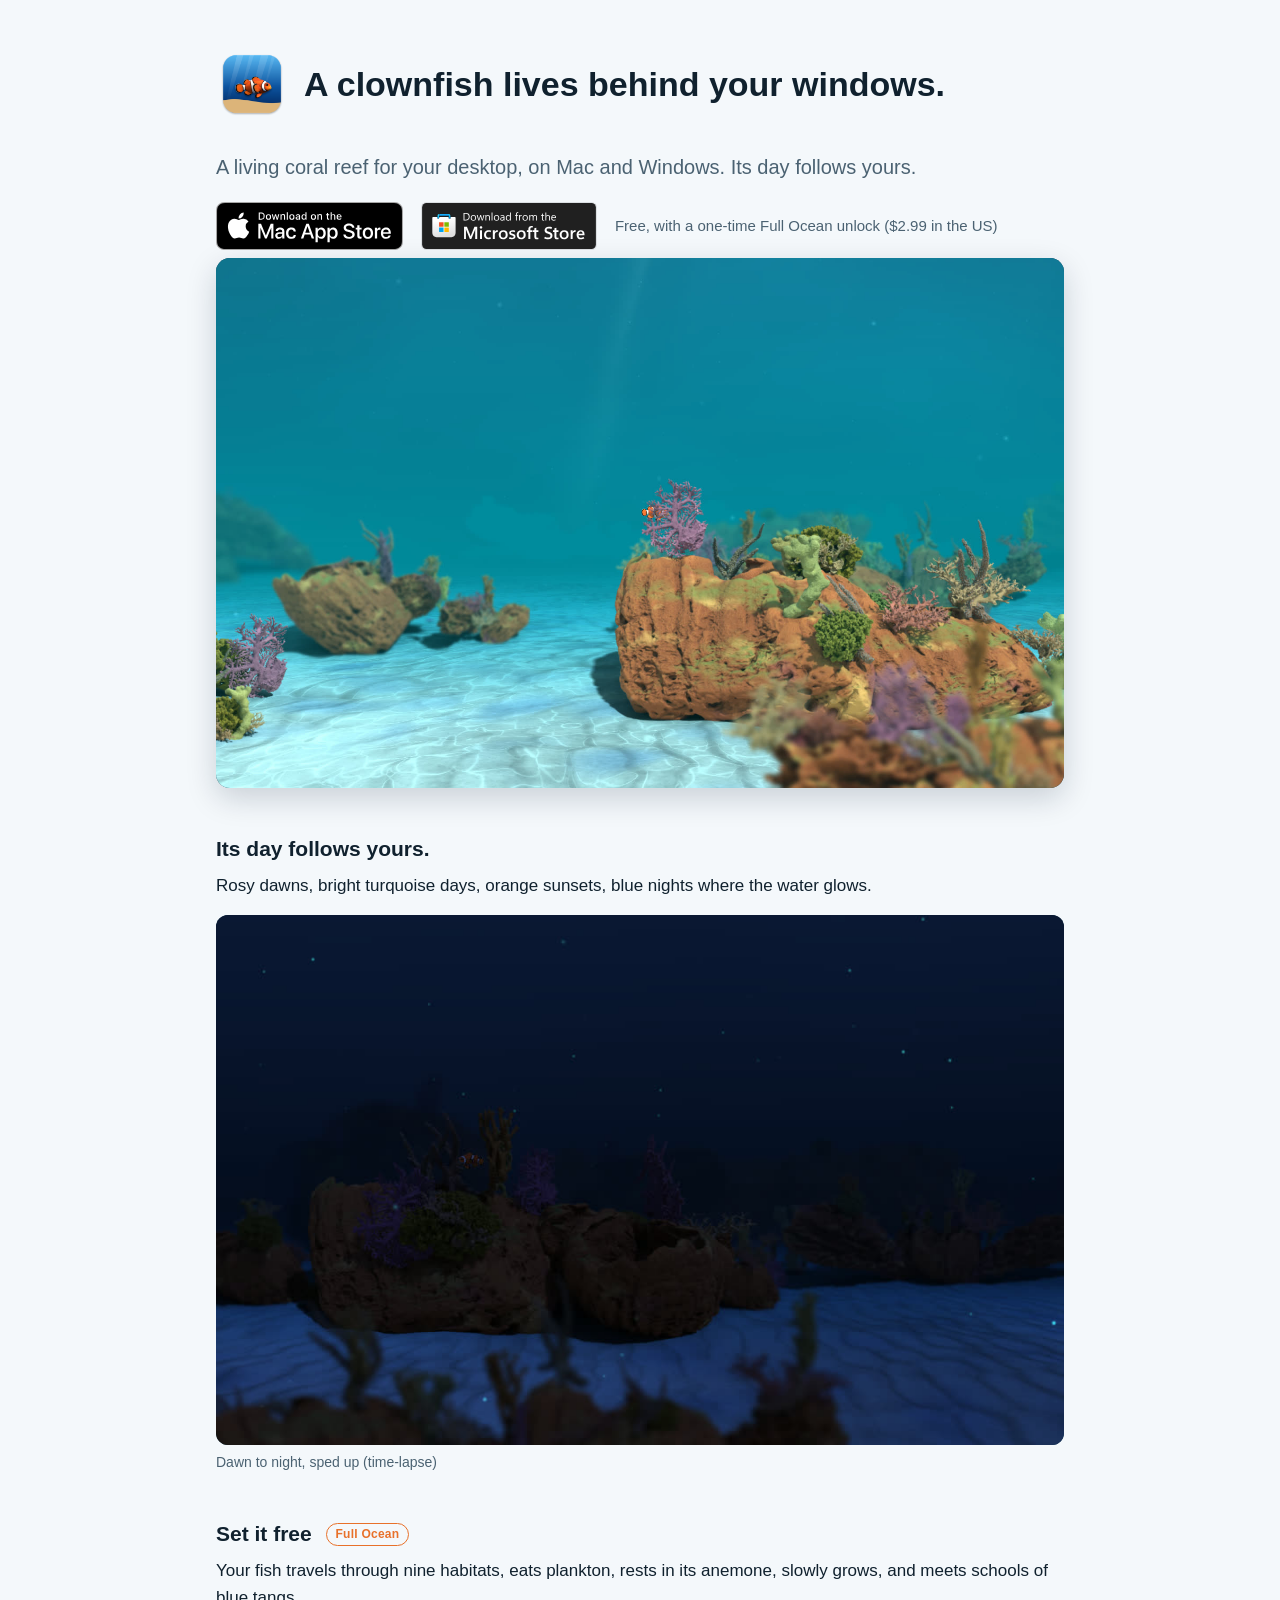
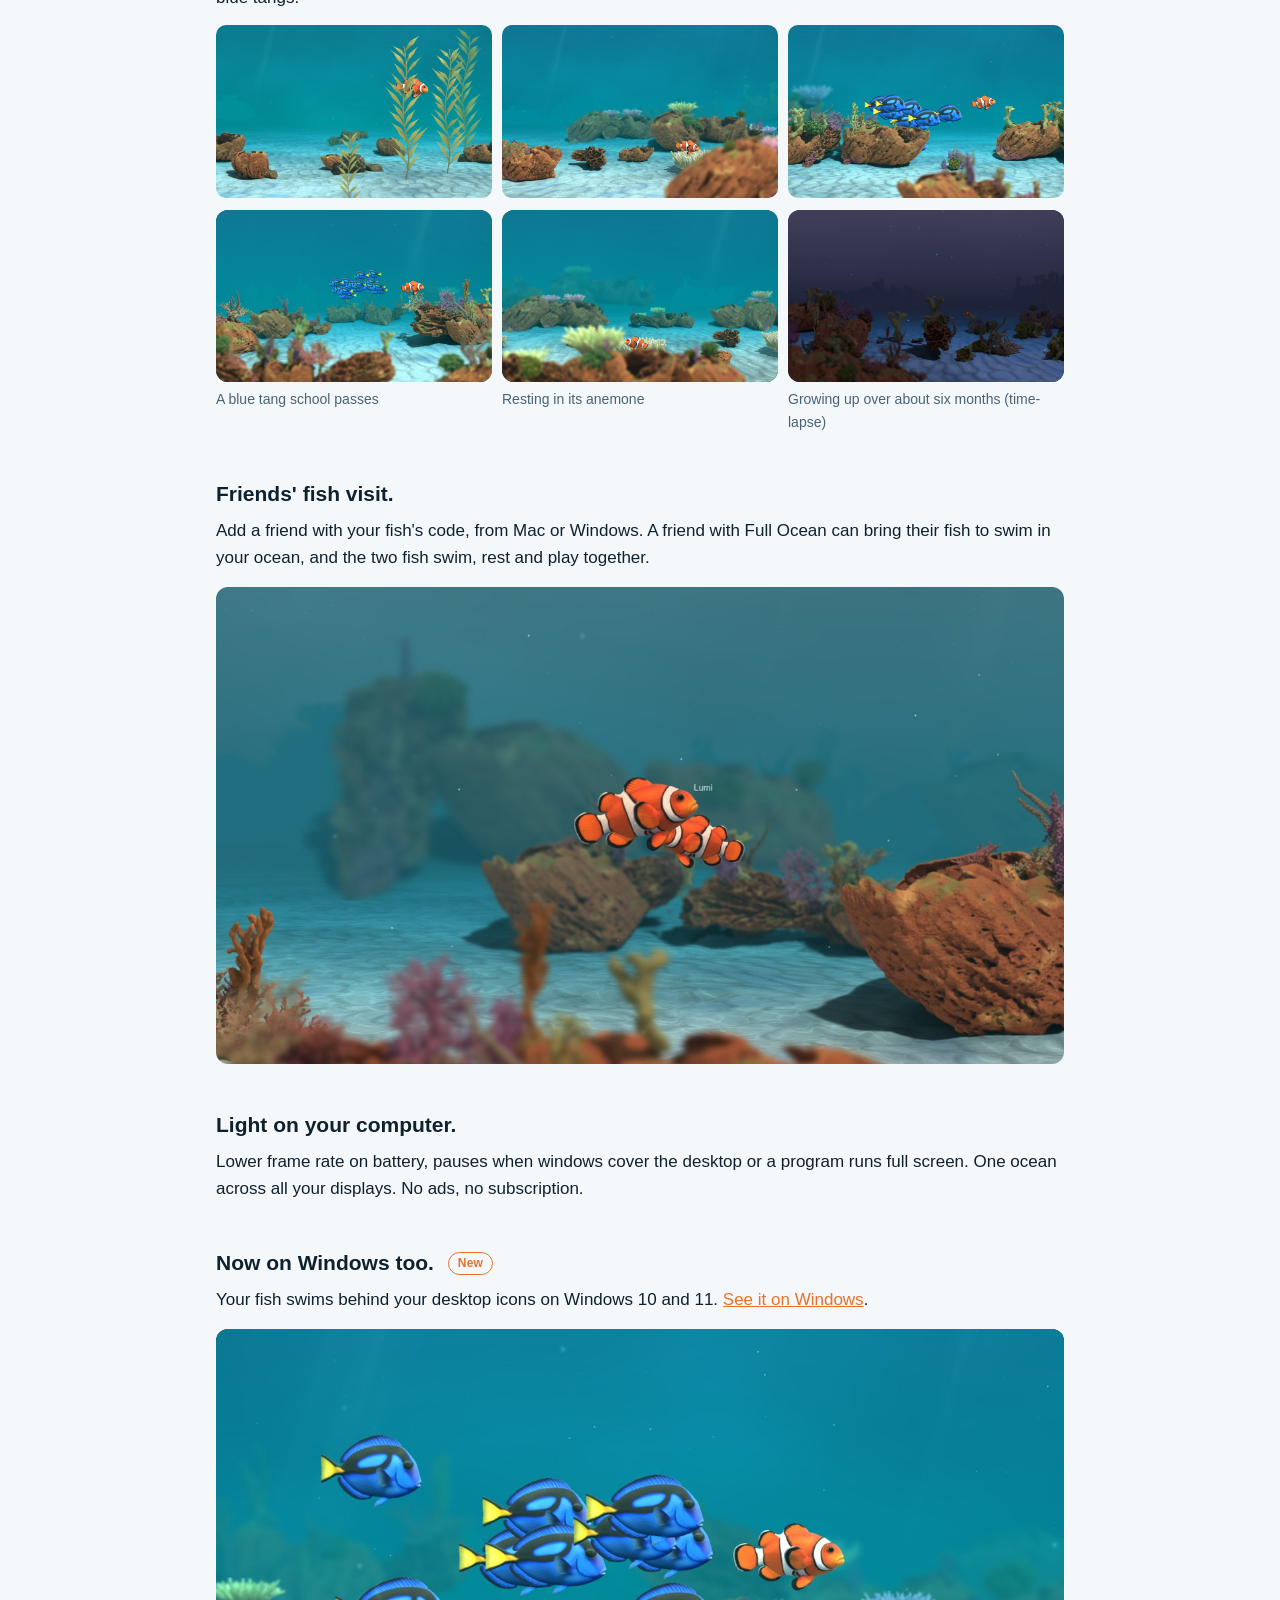
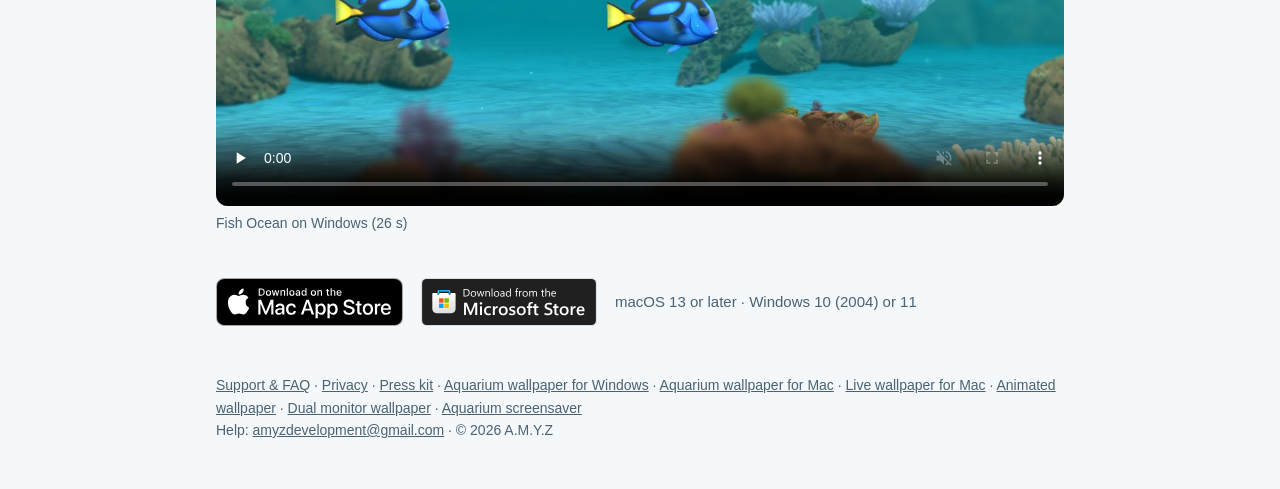
<file: index.html>
<!doctype html><html lang="en"><head><meta charset="utf-8"><meta name="viewport" content="width=device-width,initial-scale=1">
<title>Fish Ocean: live aquarium wallpaper and desktop pet for Mac and Windows</title>
<meta name="description" content="A clownfish lives in a coral reef behind your windows. A living wallpaper and desktop pet for Mac and Windows that follows your time of day. Free on the Mac App Store and the Microsoft Store.">
<meta property="og:title" content="Fish Ocean: a clownfish lives behind your windows">
<meta property="og:description" content="A living coral reef for your desktop, on Mac and Windows. Its day follows yours. Free on the Mac App Store and the Microsoft Store.">
<meta property="og:image" content="https://amityazdan.github.io/fishocean/img/hero-day.jpg">
<meta property="og:type" content="website">
<link rel="stylesheet" href="style.css"><link rel="icon" href="icon.png">
<style>
  main{max-width:880px}
  .hero{margin:8px 0 28px}
  .hero img,.hero video{display:block;width:100%;height:auto;border-radius:14px;box-shadow:0 10px 30px rgba(0,30,50,.18)}
  .cta{display:flex;flex-wrap:wrap;align-items:center;gap:12px 18px;margin:20px 0 8px}
  .cta img{height:48px;width:auto;display:block}
  .cta span{color:var(--muted);font-size:15px}
  .lead{font-size:20px;line-height:1.5;margin:6px 0 0;color:var(--muted)}
  h1{font-size:34px;line-height:1.2}
  section{margin:44px 0}
  section h2{margin:0 0 6px}
  section p{margin:0 0 14px}
  .tag{display:inline-block;font-size:12px;font-weight:600;letter-spacing:.02em;color:var(--accent);border:1px solid var(--accent);border-radius:999px;padding:1px 9px;margin-left:8px;vertical-align:3px}
  .row3{display:grid;grid-template-columns:repeat(3,1fr);gap:10px}
  .row2{display:grid;grid-template-columns:repeat(2,1fr);gap:10px}
  .row3 img,.row2 img{width:100%;height:auto;border-radius:10px;display:block}
  ul.plain{padding-left:20px;margin:0}
  footer a{color:var(--muted)}
  .cta .badge-dark{display:none}
  @media (prefers-color-scheme:dark){.cta .badge-light{display:none}.cta .badge-dark{display:block}}
  .cta a.ms img{height:48px}
  @media (max-width:600px){h1{font-size:28px}.lead{font-size:18px}.row3{grid-template-columns:1fr}.row2{grid-template-columns:1fr}}
</style><style>
video{display:block;width:100%;height:auto;border-radius:12px;background:#0b3a4f}
.clip{margin:16px 0 0}.clip figcaption,.clips figcaption{font-size:14px;color:var(--muted);margin-top:6px}
.clips{margin-top:12px}.clips figure{margin:0}
</style>
<script>
document.addEventListener('DOMContentLoaded',function(){if(window.matchMedia&&matchMedia('(prefers-reduced-motion: reduce)').matches){document.querySelectorAll('video').forEach(function(v){v.removeAttribute('autoplay');v.pause();v.currentTime=0;});}});
</script>
</head><body><main>

<header><img src="icon.png" alt=""><div><h1>A clownfish lives behind your windows.</h1></div></header>
<p class="lead">A living coral reef for your desktop, on Mac and Windows. Its day follows yours.</p>

<div class="cta">
    <a href="https://apps.apple.com/app/apple-store/id6816492901?pt=125300087&amp;ct=site-home&amp;mt=8" aria-label="Download Fish Ocean on the Mac App Store">
    <img class="badge-light" src="img/badge-mac-black.svg" alt="Download on the Mac App Store">
    <img class="badge-dark" src="img/badge-mac-white.svg" alt="Download on the Mac App Store">
  </a>
  <a class="ms" href="https://apps.microsoft.com/detail/9MXZR9DR9P82?cid=site-home" aria-label="Get Fish Ocean from the Microsoft Store">
    <img class="badge-light" src="img/badge-ms-dark.svg" alt="Get it from Microsoft">
    <img class="badge-dark" src="img/badge-ms-light.svg" alt="Get it from Microsoft">
  </a>
  <span>Free, with a one-time Full Ocean unlock ($2.99 in the US)</span>
</div>

<figure class="hero"><video src="img/hero.mp4" poster="img/hero-poster.jpg" width="1600" height="1000" autoplay muted loop playsinline preload="metadata" aria-label="A young clownfish swimming over its home reef: the free version"></video></figure>

<section>
  <h2>Its day follows yours.</h2>
  <p>Rosy dawns, bright turquoise days, orange sunsets, blue nights where the water glows.</p>
  <figure class="clip"><video src="img/daycycle.mp4" poster="img/daycycle-poster.jpg" width="960" height="600" autoplay muted loop playsinline preload="metadata" aria-label="The reef from dawn through day and sunset to night"></video><figcaption>Dawn to night, sped up (time-lapse)</figcaption></figure>
</section>

<section>
  <h2>Set it free <span class="tag">Full Ocean</span></h2>
  <p>Your fish travels through nine habitats, eats plankton, rests in its anemone, slowly grows, and meets schools of blue tangs.</p>
  <div class="row3">
    <img src="img/kelp.jpg" alt="The clownfish swimming through a kelp forest" loading="lazy">
    <img src="img/anemone.jpg" alt="The clownfish resting in its anemone" loading="lazy">
    <img src="img/tangs.jpg" alt="A school of blue tangs passing the clownfish" loading="lazy">
  </div>
  <div class="row3 clips">
    <figure><video src="img/tangs.mp4" poster="img/tangs-poster.jpg" width="960" height="600" autoplay muted loop playsinline preload="metadata" aria-label="A blue tang school swimming past the clownfish"></video><figcaption>A blue tang school passes</figcaption></figure>
    <figure><video src="img/rest.mp4" poster="img/rest-poster.jpg" width="960" height="600" autoplay muted loop playsinline preload="metadata" aria-label="The clownfish resting in its anemone"></video><figcaption>Resting in its anemone</figcaption></figure>
    <figure><video src="img/growth.mp4" poster="img/growth-poster.jpg" width="960" height="600" autoplay muted loop playsinline preload="metadata" aria-label="The clownfish growing up over about six months, sped up"></video><figcaption>Growing up over about six months (time-lapse)</figcaption></figure>
  </div>
</section>


<section>
  <h2>Friends' fish visit.</h2>
  <p>Add a friend with your fish's code, from Mac or Windows. A friend with Full Ocean can bring their fish to swim in your ocean, and the two fish swim, rest and play together.</p>
  <figure class="clip"><img src="img/friends.jpg" alt="Two clownfish swimming together: a friend's fish, Lumi, visiting" width="1280" height="720" loading="lazy" style="width:100%;height:auto;border-radius:12px;display:block"></figure>
</section>

<section>
  <h2>Light on your computer.</h2>
  <p>Lower frame rate on battery, pauses when windows cover the desktop or a program runs full screen. One ocean across all your displays. No ads, no subscription.</p>
</section>

<section>
  <h2>Now on Windows too. <span class="tag">New</span></h2>
  <p>Your fish swims behind your desktop icons on Windows 10 and 11. <a href="aquarium-wallpaper-windows.html">See it on Windows</a>.</p>
  <figure class="clip"><video src="img/windows-trailer.mp4" poster="img/windows-hero.jpg" width="1280" height="720" controls muted playsinline preload="none" aria-label="Fish Ocean on Windows: a 26-second trailer"></video><figcaption>Fish Ocean on Windows (26 s)</figcaption></figure>
</section>

<div class="cta">
  <a href="https://apps.apple.com/app/apple-store/id6816492901?pt=125300087&amp;ct=site-home&amp;mt=8" aria-label="Download Fish Ocean on the Mac App Store">
    <img class="badge-light" src="img/badge-mac-black.svg" alt="Download on the Mac App Store">
    <img class="badge-dark" src="img/badge-mac-white.svg" alt="Download on the Mac App Store">
  </a>
  <a class="ms" href="https://apps.microsoft.com/detail/9MXZR9DR9P82?cid=site-home-bottom" aria-label="Get Fish Ocean from the Microsoft Store">
    <img class="badge-light" src="img/badge-ms-dark.svg" alt="Get it from Microsoft">
    <img class="badge-dark" src="img/badge-ms-light.svg" alt="Get it from Microsoft">
  </a>
  <span>macOS 13 or later · Windows 10 (2004) or 11</span>
</div>

<footer>
  <a href="support.html">Support &amp; FAQ</a> · <a href="privacy.html">Privacy</a> · <a href="press.html">Press kit</a> · <a href="aquarium-wallpaper-windows.html">Aquarium wallpaper for Windows</a> · <a href="aquarium-wallpaper-mac.html">Aquarium wallpaper for Mac</a> · <a href="live-wallpaper-mac.html">Live wallpaper for Mac</a> · <a href="animated-wallpaper-mac.html">Animated wallpaper</a> · <a href="dual-monitor-wallpaper-mac.html">Dual monitor wallpaper</a> · <a href="aquarium-screensaver-mac.html">Aquarium screensaver</a><br>
  Help: <a href="mailto:amyzdevelopment@gmail.com">amyzdevelopment@gmail.com</a> · © 2026 A.M.Y.Z
</footer>
</main></body></html>
</file>
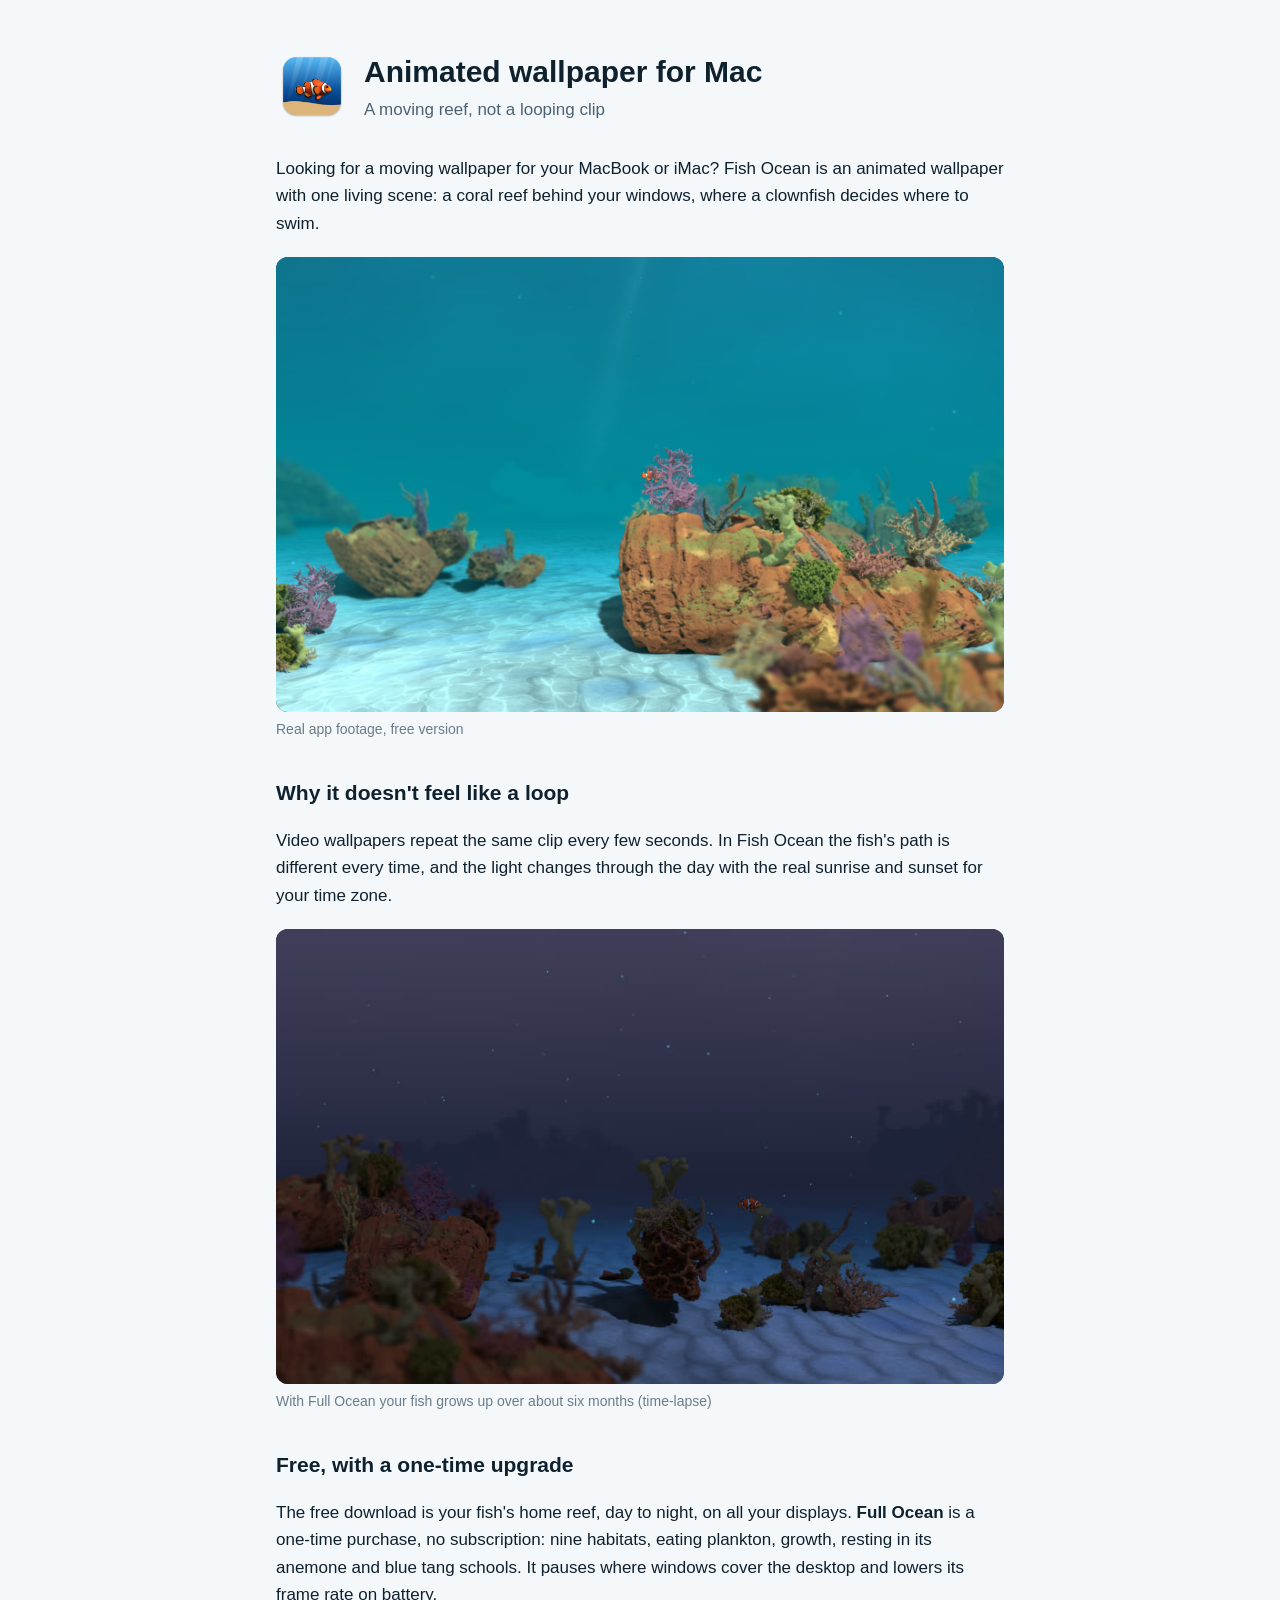
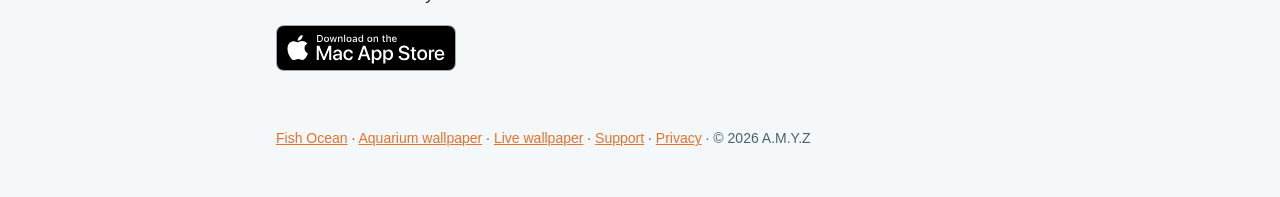
<file: animated-wallpaper-mac.html>
<!doctype html><html lang="en"><head><meta charset="utf-8"><meta name="viewport" content="width=device-width,initial-scale=1">
<title>Animated wallpaper for Mac: a moving reef, free · Fish Ocean</title>
<meta name="description" content="A free animated wallpaper for Mac: a moving coral reef behind your windows, with a clownfish that decides where to swim and light that follows your day.">
<link rel="canonical" href="https://amityazdan.github.io/fishocean/animated-wallpaper-mac.html">
<link rel="stylesheet" href="style.css"><link rel="icon" href="icon.png">
<style>main{max-width:760px}figure{margin:20px 0}figure img,figure video{width:100%;height:auto;border-radius:12px;display:block;background:#0b3a4f}figcaption{font-size:14px;color:#6b7c88;margin-top:6px}.cta img{height:46px}table{border-collapse:collapse;width:100%;font-size:16px}td,th{padding:8px 10px;border-bottom:1px solid #8883;text-align:left;vertical-align:top}</style>
<script>document.addEventListener("DOMContentLoaded",function(){if(window.matchMedia&&matchMedia("(prefers-reduced-motion: reduce)").matches){document.querySelectorAll("video").forEach(function(v){v.removeAttribute("autoplay");v.pause();});}});</script>
</head><body><main>
<header><img src="icon.png" alt=""><div><h1>Animated wallpaper for Mac</h1><p class="sub">A moving reef, not a looping clip</p></div></header>
<p>Looking for a moving wallpaper for your MacBook or iMac? Fish Ocean is an animated wallpaper with one living scene: a coral reef behind your windows, where a clownfish decides where to swim.</p>
<figure><video src="img/hero.mp4" poster="img/hero-poster.jpg" autoplay muted loop playsinline preload="metadata" aria-label="A clownfish swimming over its coral reef as an animated Mac wallpaper"></video><figcaption>Real app footage, free version</figcaption></figure>
<h2>Why it doesn't feel like a loop</h2>
<p>Video wallpapers repeat the same clip every few seconds. In Fish Ocean the fish's path is different every time, and the light changes through the day with the real sunrise and sunset for your time zone.</p>
<figure><video src="img/growth.mp4" poster="img/growth-poster.jpg" autoplay muted loop playsinline preload="metadata" aria-label="The clownfish growing up over about six months, sped up"></video><figcaption>With Full Ocean your fish grows up over about six months (time-lapse)</figcaption></figure>
<h2>Free, with a one-time upgrade</h2>
<p>The free download is your fish's home reef, day to night, on all your displays. <strong>Full Ocean</strong> is a one-time purchase, no subscription: nine habitats, eating plankton, growth, resting in its anemone and blue tang schools. It pauses where windows cover the desktop and lowers its frame rate on battery.</p>

<p class="cta"><a href="https://apps.apple.com/app/apple-store/id6816492901?pt=125300087&amp;ct=site-animated&amp;mt=8"><img src="img/badge-mac-black.svg" alt="Download on the Mac App Store"></a></p>

<footer><a href="index.html">Fish Ocean</a> · <a href="aquarium-wallpaper-mac.html">Aquarium wallpaper</a> · <a href="live-wallpaper-mac.html">Live wallpaper</a> · <a href="support.html">Support</a> · <a href="privacy.html">Privacy</a> · © 2026 A.M.Y.Z</footer>
</main></body></html>
</file>
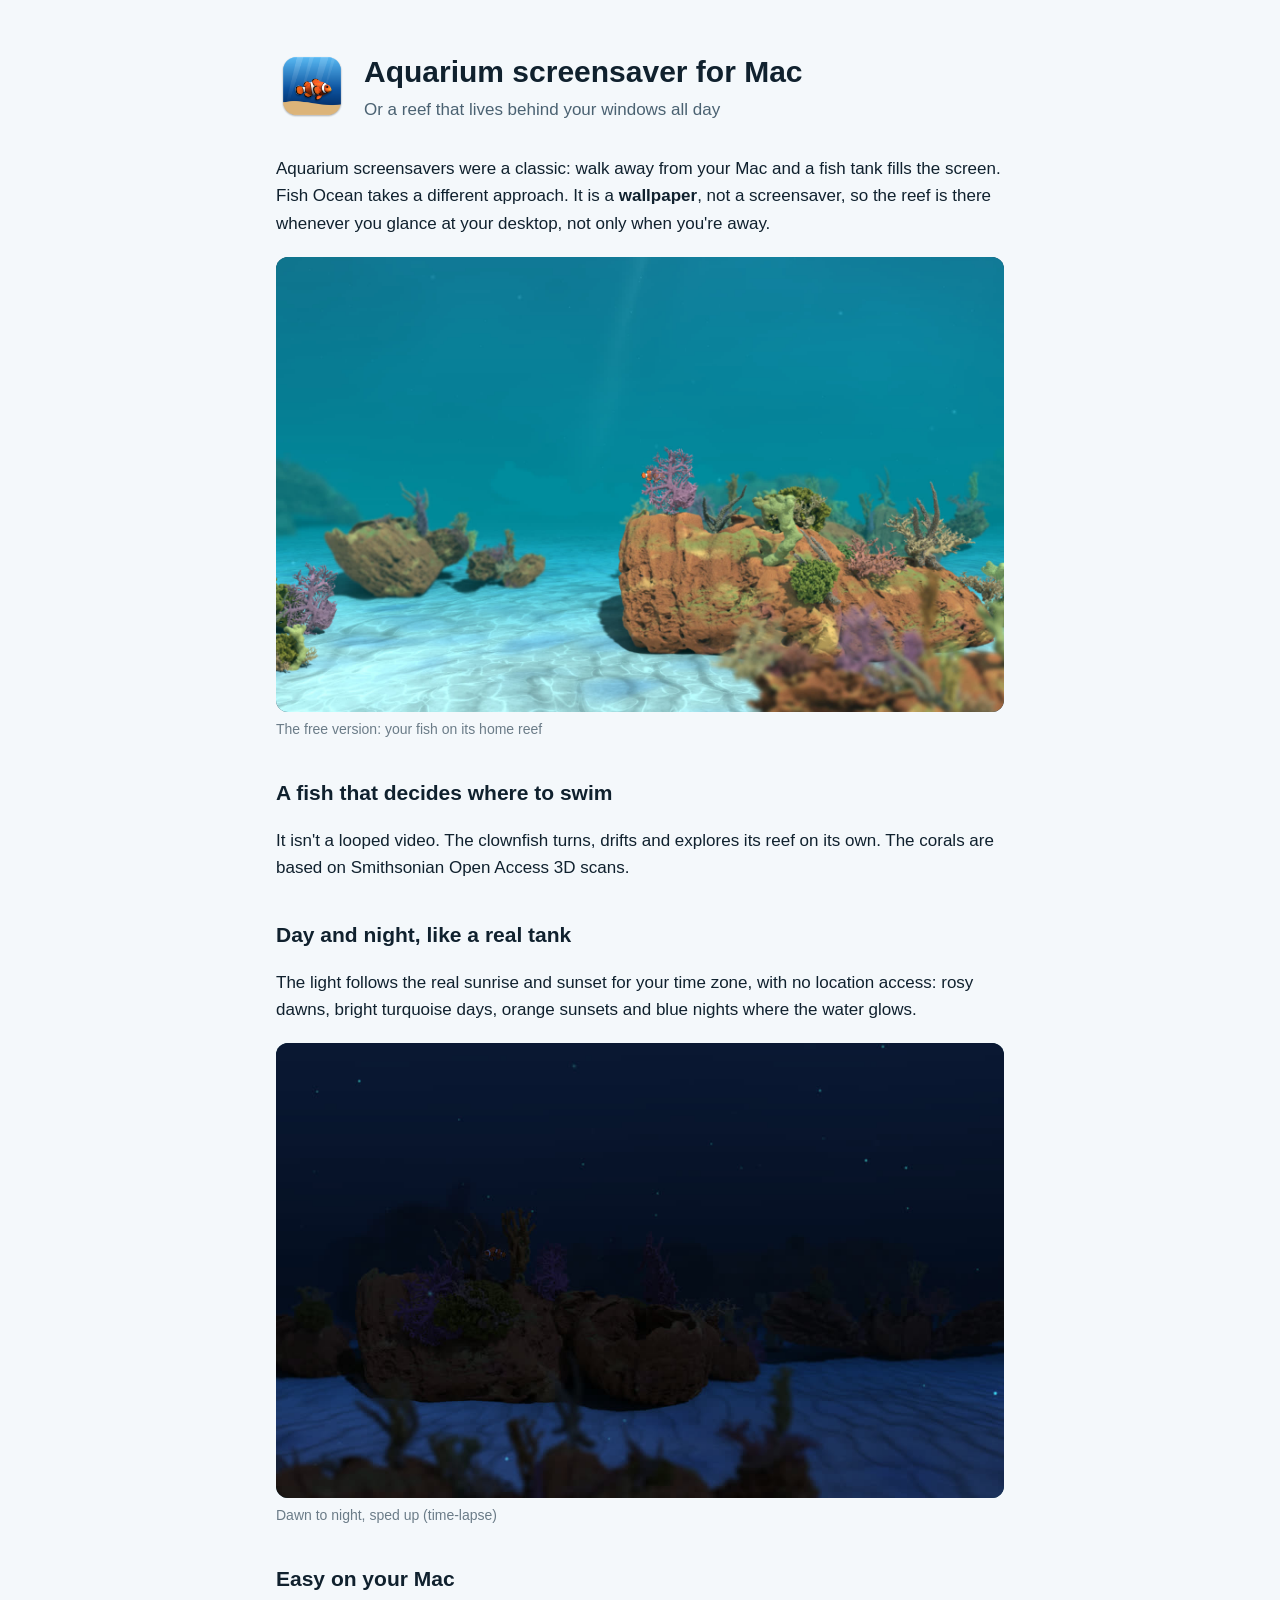
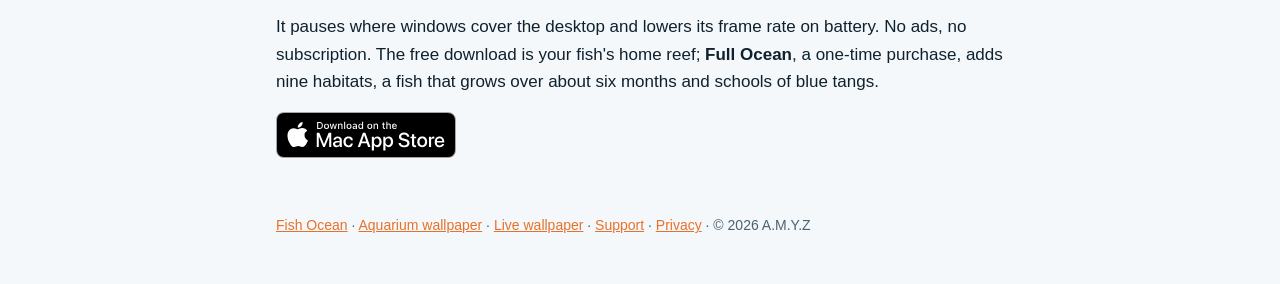
<file: aquarium-screensaver-mac.html>
<!doctype html><html lang="en"><head><meta charset="utf-8"><meta name="viewport" content="width=device-width,initial-scale=1">
<title>Aquarium screensaver for Mac? Try a living reef wallpaper · Fish Ocean</title>
<meta name="description" content="Looking for an aquarium screensaver for your Mac? Fish Ocean is a living reef wallpaper instead: a clownfish swims behind your windows all day. Free on the Mac App Store.">
<link rel="canonical" href="https://amityazdan.github.io/fishocean/aquarium-screensaver-mac.html">
<link rel="stylesheet" href="style.css"><link rel="icon" href="icon.png">
<style>main{max-width:760px}figure{margin:20px 0}figure img,figure video{width:100%;height:auto;border-radius:12px;display:block;background:#0b3a4f}figcaption{font-size:14px;color:#6b7c88;margin-top:6px}.cta img{height:46px}table{border-collapse:collapse;width:100%;font-size:16px}td,th{padding:8px 10px;border-bottom:1px solid #8883;text-align:left;vertical-align:top}</style>
<script>document.addEventListener("DOMContentLoaded",function(){if(window.matchMedia&&matchMedia("(prefers-reduced-motion: reduce)").matches){document.querySelectorAll("video").forEach(function(v){v.removeAttribute("autoplay");v.pause();});}});</script>
</head><body><main>
<header><img src="icon.png" alt=""><div><h1>Aquarium screensaver for Mac</h1><p class="sub">Or a reef that lives behind your windows all day</p></div></header>
<p>Aquarium screensavers were a classic: walk away from your Mac and a fish tank fills the screen. Fish Ocean takes a different approach. It is a <strong>wallpaper</strong>, not a screensaver, so the reef is there whenever you glance at your desktop, not only when you're away.</p>
<figure><video src="img/hero.mp4" poster="img/hero-poster.jpg" autoplay muted loop playsinline preload="metadata" aria-label="A young clownfish swimming over its home reef: the free version"></video><figcaption>The free version: your fish on its home reef</figcaption></figure>
<h2>A fish that decides where to swim</h2>
<p>It isn't a looped video. The clownfish turns, drifts and explores its reef on its own. The corals are based on Smithsonian Open Access 3D scans.</p>
<h2>Day and night, like a real tank</h2>
<p>The light follows the real sunrise and sunset for your time zone, with no location access: rosy dawns, bright turquoise days, orange sunsets and blue nights where the water glows.</p>
<figure><video src="img/daycycle.mp4" poster="img/daycycle-poster.jpg" autoplay muted loop playsinline preload="metadata" aria-label="The reef from dawn through day and sunset to night"></video><figcaption>Dawn to night, sped up (time-lapse)</figcaption></figure>
<h2>Easy on your Mac</h2>
<p>It pauses where windows cover the desktop and lowers its frame rate on battery. No ads, no subscription. The free download is your fish's home reef; <strong>Full Ocean</strong>, a one-time purchase, adds nine habitats, a fish that grows over about six months and schools of blue tangs.</p>

<p class="cta"><a href="https://apps.apple.com/app/apple-store/id6816492901?pt=125300087&amp;ct=site-screensaver&amp;mt=8"><img src="img/badge-mac-black.svg" alt="Download on the Mac App Store"></a></p>

<footer><a href="index.html">Fish Ocean</a> · <a href="aquarium-wallpaper-mac.html">Aquarium wallpaper</a> · <a href="live-wallpaper-mac.html">Live wallpaper</a> · <a href="support.html">Support</a> · <a href="privacy.html">Privacy</a> · © 2026 A.M.Y.Z</footer>
</main></body></html>
</file>
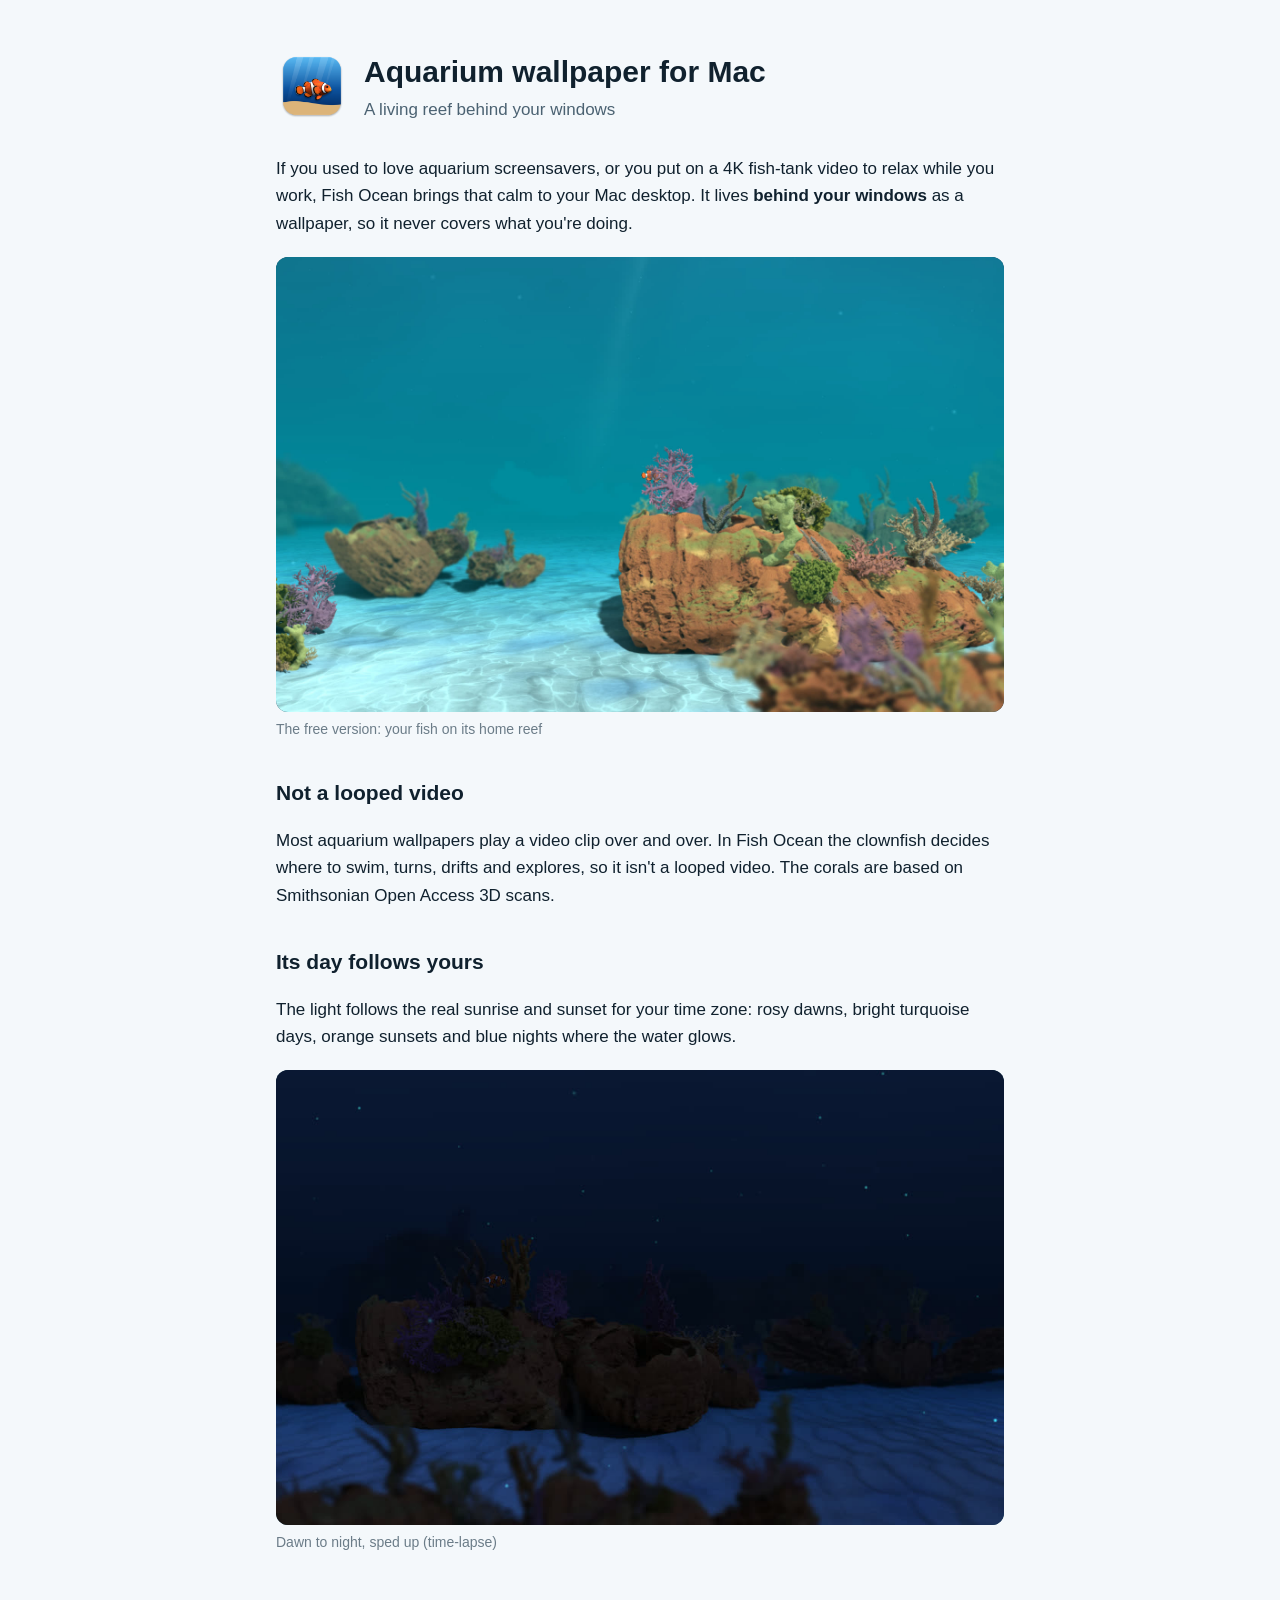
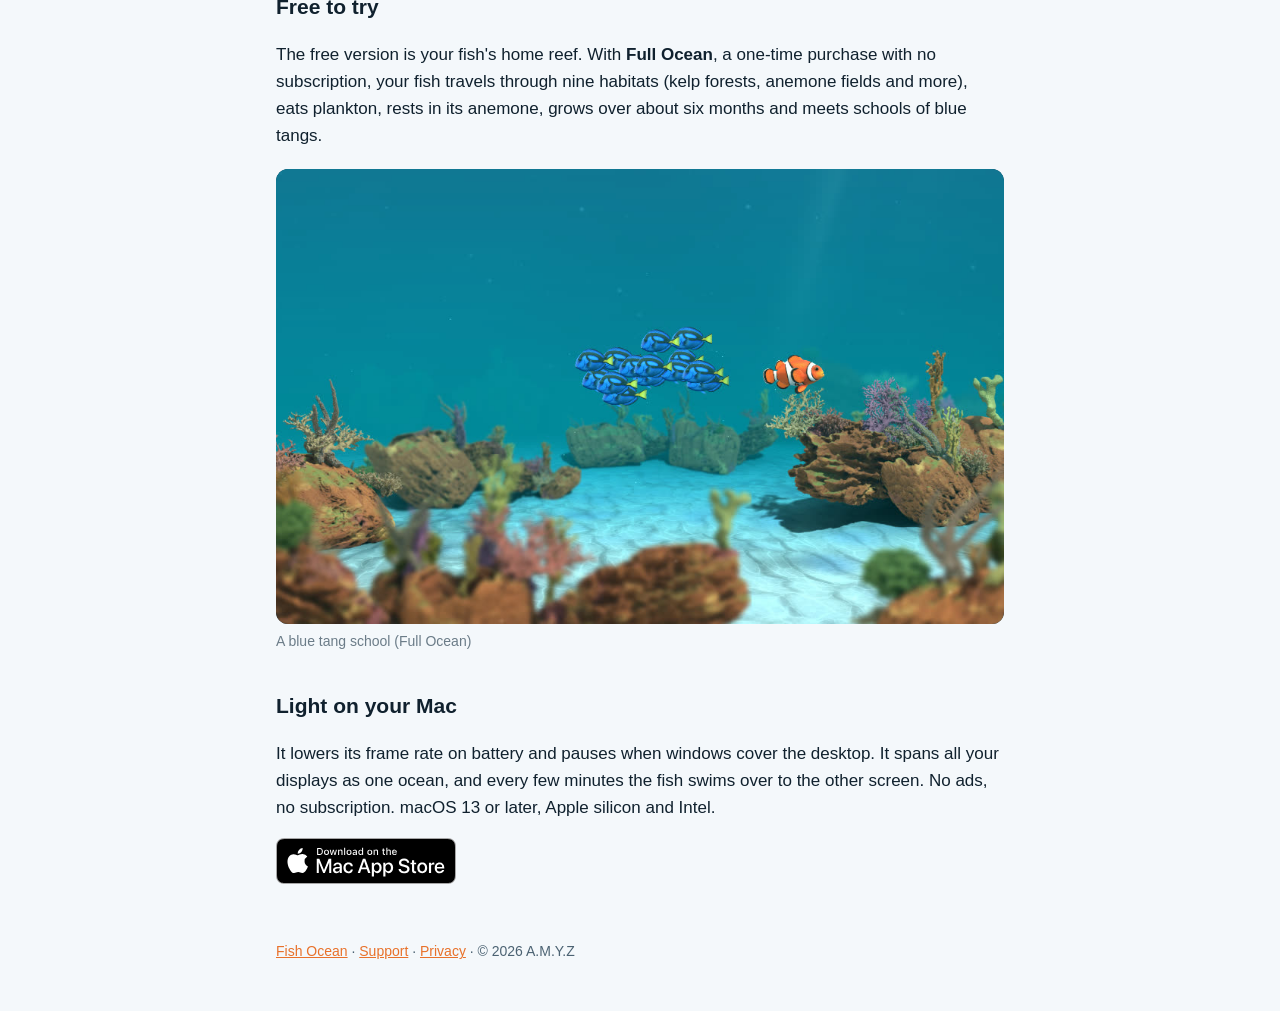
<file: aquarium-wallpaper-mac.html>
<!doctype html><html lang="en"><head><meta charset="utf-8"><meta name="viewport" content="width=device-width,initial-scale=1">
<title>Aquarium wallpaper for Mac: a living reef behind your windows · Fish Ocean</title>
<meta name="description" content="A live aquarium wallpaper for macOS: a clownfish lives in a coral reef behind your windows, and the light follows your time of day. Free on the Mac App Store.">
<link rel="canonical" href="https://amityazdan.github.io/fishocean/aquarium-wallpaper-mac.html">
<link rel="stylesheet" href="style.css"><link rel="icon" href="icon.png">
<style>main{max-width:760px}figure{margin:20px 0}figure img,figure video{width:100%;height:auto;border-radius:12px;display:block;background:#0b3a4f}figcaption{font-size:14px;color:#6b7c88;margin-top:6px}.cta img{height:46px}table{border-collapse:collapse;width:100%;font-size:16px}td,th{padding:8px 10px;border-bottom:1px solid #8883;text-align:left;vertical-align:top}</style>
<script>document.addEventListener("DOMContentLoaded",function(){if(window.matchMedia&&matchMedia("(prefers-reduced-motion: reduce)").matches){document.querySelectorAll("video").forEach(function(v){v.removeAttribute("autoplay");v.pause();});}});</script>
</head><body><main>
<header><img src="icon.png" alt=""><div><h1>Aquarium wallpaper for Mac</h1><p class="sub">A living reef behind your windows</p></div></header>

<p>If you used to love aquarium screensavers, or you put on a 4K fish-tank video to relax while you work, Fish Ocean brings that calm to your Mac desktop. It lives <strong>behind your windows</strong> as a wallpaper, so it never covers what you're doing.</p>

<figure><video src="img/hero.mp4" poster="img/hero-poster.jpg" autoplay muted loop playsinline preload="metadata" aria-label="A young clownfish swimming over its home reef: the free version"></video><figcaption>The free version: your fish on its home reef</figcaption></figure>

<h2>Not a looped video</h2>
<p>Most aquarium wallpapers play a video clip over and over. In Fish Ocean the clownfish decides where to swim, turns, drifts and explores, so it isn't a looped video. The corals are based on Smithsonian Open Access 3D scans.</p>

<h2>Its day follows yours</h2>
<p>The light follows the real sunrise and sunset for your time zone: rosy dawns, bright turquoise days, orange sunsets and blue nights where the water glows.</p>
<figure><video src="img/daycycle.mp4" poster="img/daycycle-poster.jpg" autoplay muted loop playsinline preload="metadata" aria-label="The reef from dawn through day and sunset to night"></video><figcaption>Dawn to night, sped up (time-lapse)</figcaption></figure>

<h2>Free to try</h2>
<p>The free version is your fish's home reef. With <strong>Full Ocean</strong>, a one-time purchase with no subscription, your fish travels through nine habitats (kelp forests, anemone fields and more), eats plankton, rests in its anemone, grows over about six months and meets schools of blue tangs.</p>
<figure><video src="img/tangs.mp4" poster="img/tangs-poster.jpg" autoplay muted loop playsinline preload="metadata" aria-label="A blue tang school swimming past the clownfish"></video><figcaption>A blue tang school (Full Ocean)</figcaption></figure>

<h2>Light on your Mac</h2>
<p>It lowers its frame rate on battery and pauses when windows cover the desktop. It spans all your displays as one ocean, and every few minutes the fish swims over to the other screen. No ads, no subscription. macOS 13 or later, Apple silicon and Intel.</p>

<p class="cta"><a href="https://apps.apple.com/app/apple-store/id6816492901?pt=125300087&amp;ct=site-aquarium&amp;mt=8"><img src="img/badge-mac-black.svg" alt="Download on the Mac App Store"></a></p>

<footer><a href="index.html">Fish Ocean</a> · <a href="support.html">Support</a> · <a href="privacy.html">Privacy</a> · © 2026 A.M.Y.Z</footer>
</main></body></html>
</file>
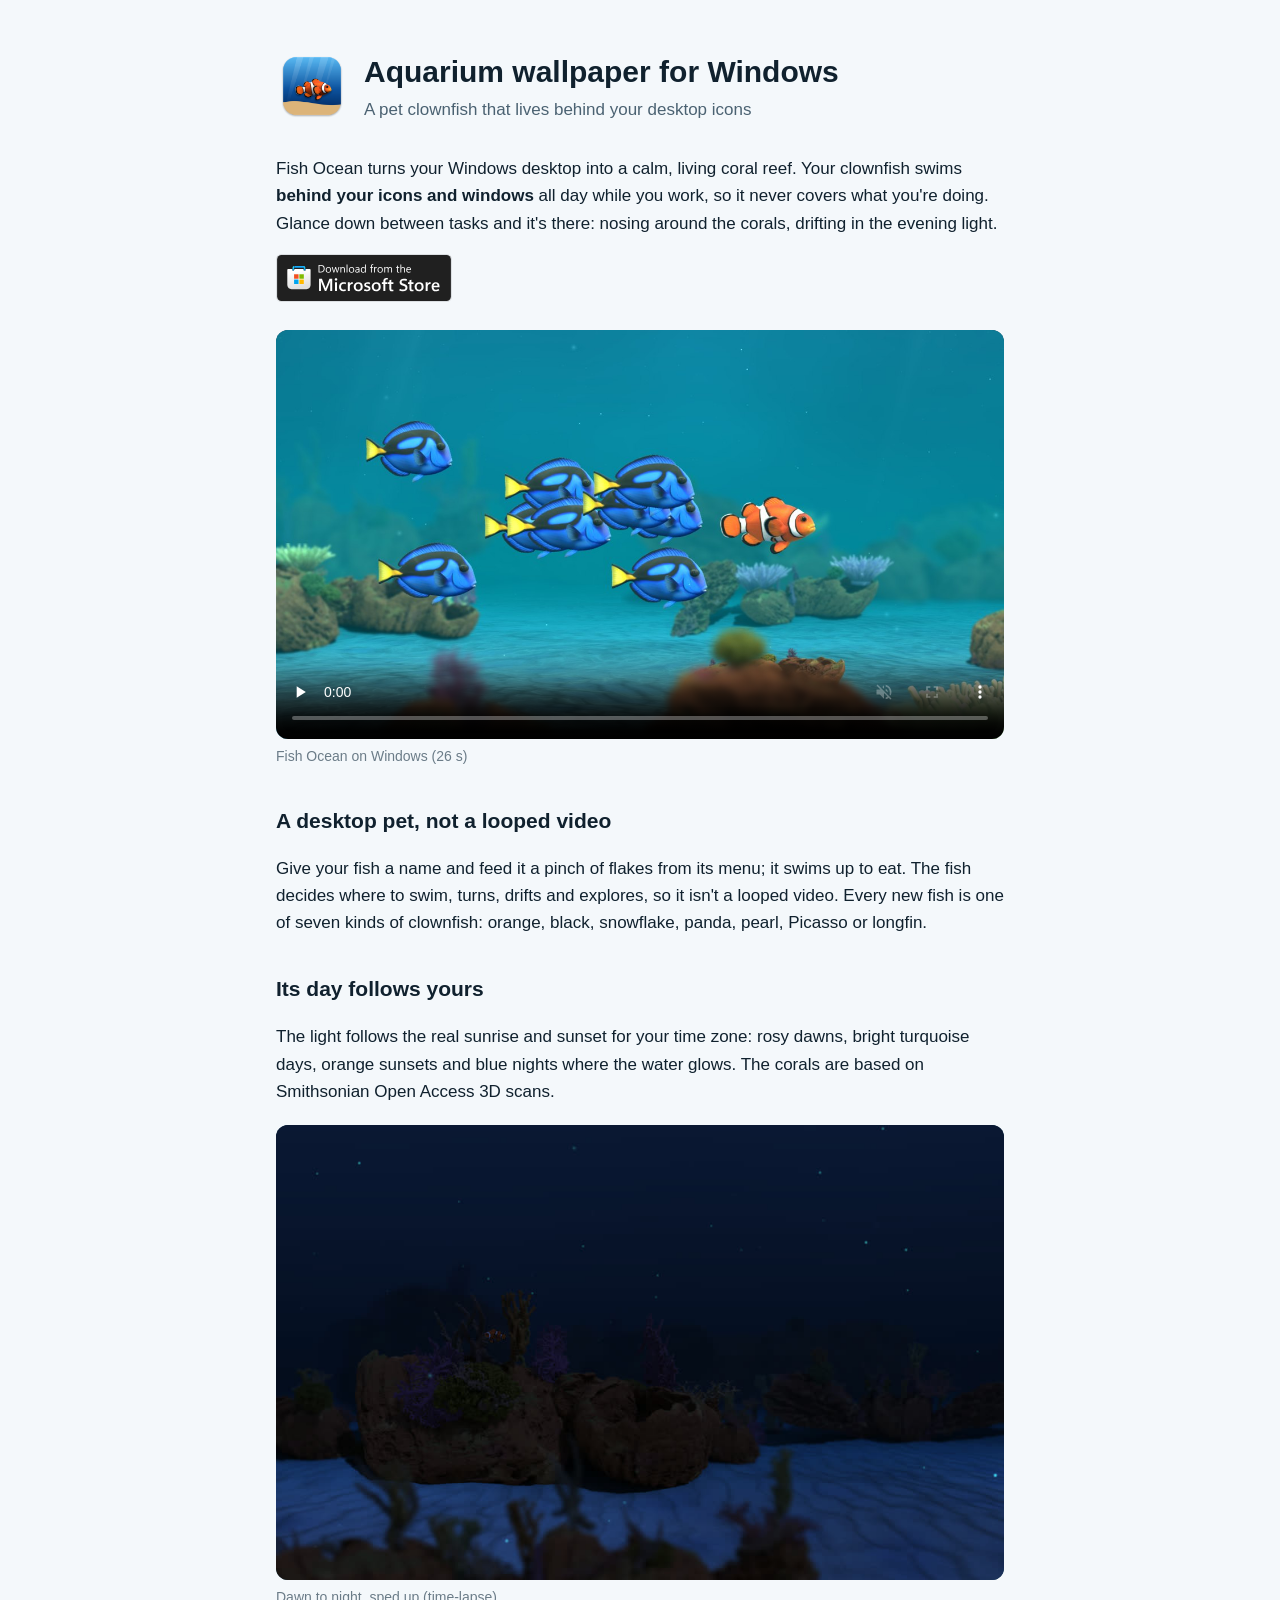
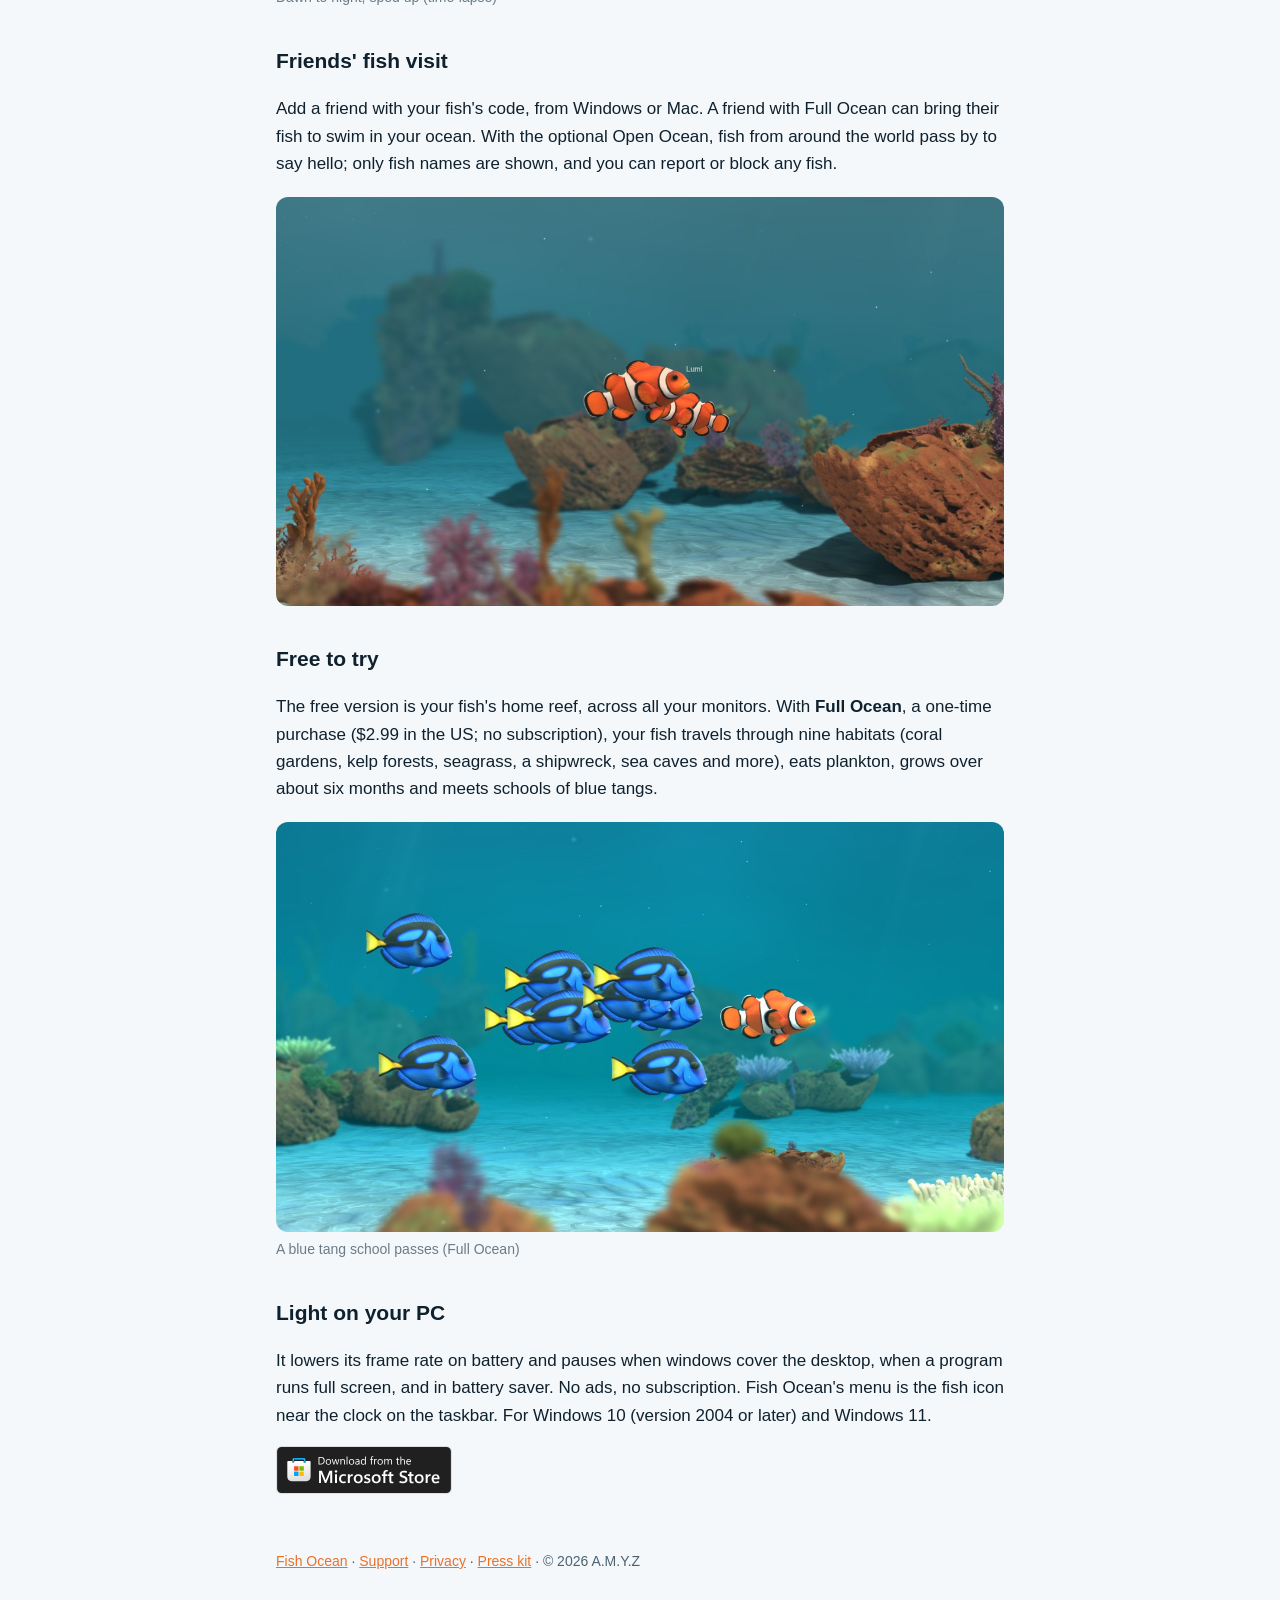
<file: aquarium-wallpaper-windows.html>
<!doctype html><html lang="en"><head><meta charset="utf-8"><meta name="viewport" content="width=device-width,initial-scale=1">
<title>Aquarium wallpaper and desktop pet for Windows 11 · Fish Ocean</title>
<meta name="description" content="A free live aquarium wallpaper for Windows 10 and 11 with a desktop pet: a clownfish that lives behind your icons. Name it, feed it, and watch its reef follow your time of day.">
<link rel="canonical" href="https://amityazdan.github.io/fishocean/aquarium-wallpaper-windows.html">
<meta property="og:title" content="Fish Ocean for Windows: a pet clownfish behind your desktop icons">
<meta property="og:description" content="A free live aquarium wallpaper and desktop pet for Windows 10 and 11, on the Microsoft Store.">
<meta property="og:image" content="https://amityazdan.github.io/fishocean/img/windows-hero.jpg">
<meta property="og:type" content="website">
<link rel="stylesheet" href="style.css"><link rel="icon" href="icon.png">
<style>main{max-width:760px}figure{margin:20px 0}figure img,figure video{width:100%;height:auto;border-radius:12px;display:block;background:#0b3a4f}figcaption{font-size:14px;color:#6b7c88;margin-top:6px}.cta img{height:48px;width:auto}.cta .badge-dark{display:none}@media (prefers-color-scheme:dark){.cta .badge-light{display:none}.cta .badge-dark{display:inline}}</style>
<script>document.addEventListener("DOMContentLoaded",function(){if(window.matchMedia&&matchMedia("(prefers-reduced-motion: reduce)").matches){document.querySelectorAll("video").forEach(function(v){v.removeAttribute("autoplay");v.pause();});}});</script>
</head><body><main>
<header><img src="icon.png" alt=""><div><h1>Aquarium wallpaper for Windows</h1><p class="sub">A pet clownfish that lives behind your desktop icons</p></div></header>

<p>Fish Ocean turns your Windows desktop into a calm, living coral reef. Your clownfish swims <strong>behind your icons and windows</strong> all day while you work, so it never covers what you're doing. Glance down between tasks and it's there: nosing around the corals, drifting in the evening light.</p>

<p class="cta"><a href="https://apps.microsoft.com/detail/9MXZR9DR9P82?cid=site-windows" aria-label="Get Fish Ocean from the Microsoft Store"><img class="badge-light" src="img/badge-ms-dark.svg" alt="Get it from Microsoft"><img class="badge-dark" src="img/badge-ms-light.svg" alt="Get it from Microsoft"></a></p>

<figure><video src="img/windows-trailer.mp4" poster="img/windows-hero.jpg" width="1280" height="720" controls muted playsinline preload="none" aria-label="Fish Ocean on Windows: a 26-second trailer"></video><figcaption>Fish Ocean on Windows (26 s)</figcaption></figure>

<h2>A desktop pet, not a looped video</h2>
<p>Give your fish a name and feed it a pinch of flakes from its menu; it swims up to eat. The fish decides where to swim, turns, drifts and explores, so it isn't a looped video. Every new fish is one of seven kinds of clownfish: orange, black, snowflake, panda, pearl, Picasso or longfin.</p>

<h2>Its day follows yours</h2>
<p>The light follows the real sunrise and sunset for your time zone: rosy dawns, bright turquoise days, orange sunsets and blue nights where the water glows. The corals are based on Smithsonian Open Access 3D scans.</p>
<figure><video src="img/daycycle.mp4" poster="img/daycycle-poster.jpg" autoplay muted loop playsinline preload="metadata" aria-label="The reef from dawn through day and sunset to night"></video><figcaption>Dawn to night, sped up (time-lapse)</figcaption></figure>

<h2>Friends' fish visit</h2>
<p>Add a friend with your fish's code, from Windows or Mac. A friend with Full Ocean can bring their fish to swim in your ocean. With the optional Open Ocean, fish from around the world pass by to say hello; only fish names are shown, and you can report or block any fish.</p>
<figure><img src="img/friends.jpg" alt="Two clownfish swimming together: a friend's fish, Lumi, visiting" width="1280" height="720" loading="lazy"></figure>

<h2>Free to try</h2>
<p>The free version is your fish's home reef, across all your monitors. With <strong>Full Ocean</strong>, a one-time purchase ($2.99 in the US; no subscription), your fish travels through nine habitats (coral gardens, kelp forests, seagrass, a shipwreck, sea caves and more), eats plankton, grows over about six months and meets schools of blue tangs.</p>
<figure><img src="img/windows-hero.jpg" alt="The clownfish swimming with a school of blue tangs" width="1280" height="720" loading="lazy"><figcaption>A blue tang school passes (Full Ocean)</figcaption></figure>

<h2>Light on your PC</h2>
<p>It lowers its frame rate on battery and pauses when windows cover the desktop, when a program runs full screen, and in battery saver. No ads, no subscription. Fish Ocean's menu is the fish icon near the clock on the taskbar. For Windows 10 (version 2004 or later) and Windows 11.</p>

<p class="cta"><a href="https://apps.microsoft.com/detail/9MXZR9DR9P82?cid=site-windows-bottom" aria-label="Get Fish Ocean from the Microsoft Store"><img class="badge-light" src="img/badge-ms-dark.svg" alt="Get it from Microsoft"><img class="badge-dark" src="img/badge-ms-light.svg" alt="Get it from Microsoft"></a></p>

<footer><a href="index.html">Fish Ocean</a> · <a href="support.html">Support</a> · <a href="privacy.html">Privacy</a> · <a href="press.html">Press kit</a> · © 2026 A.M.Y.Z</footer>
</main></body></html>
</file>
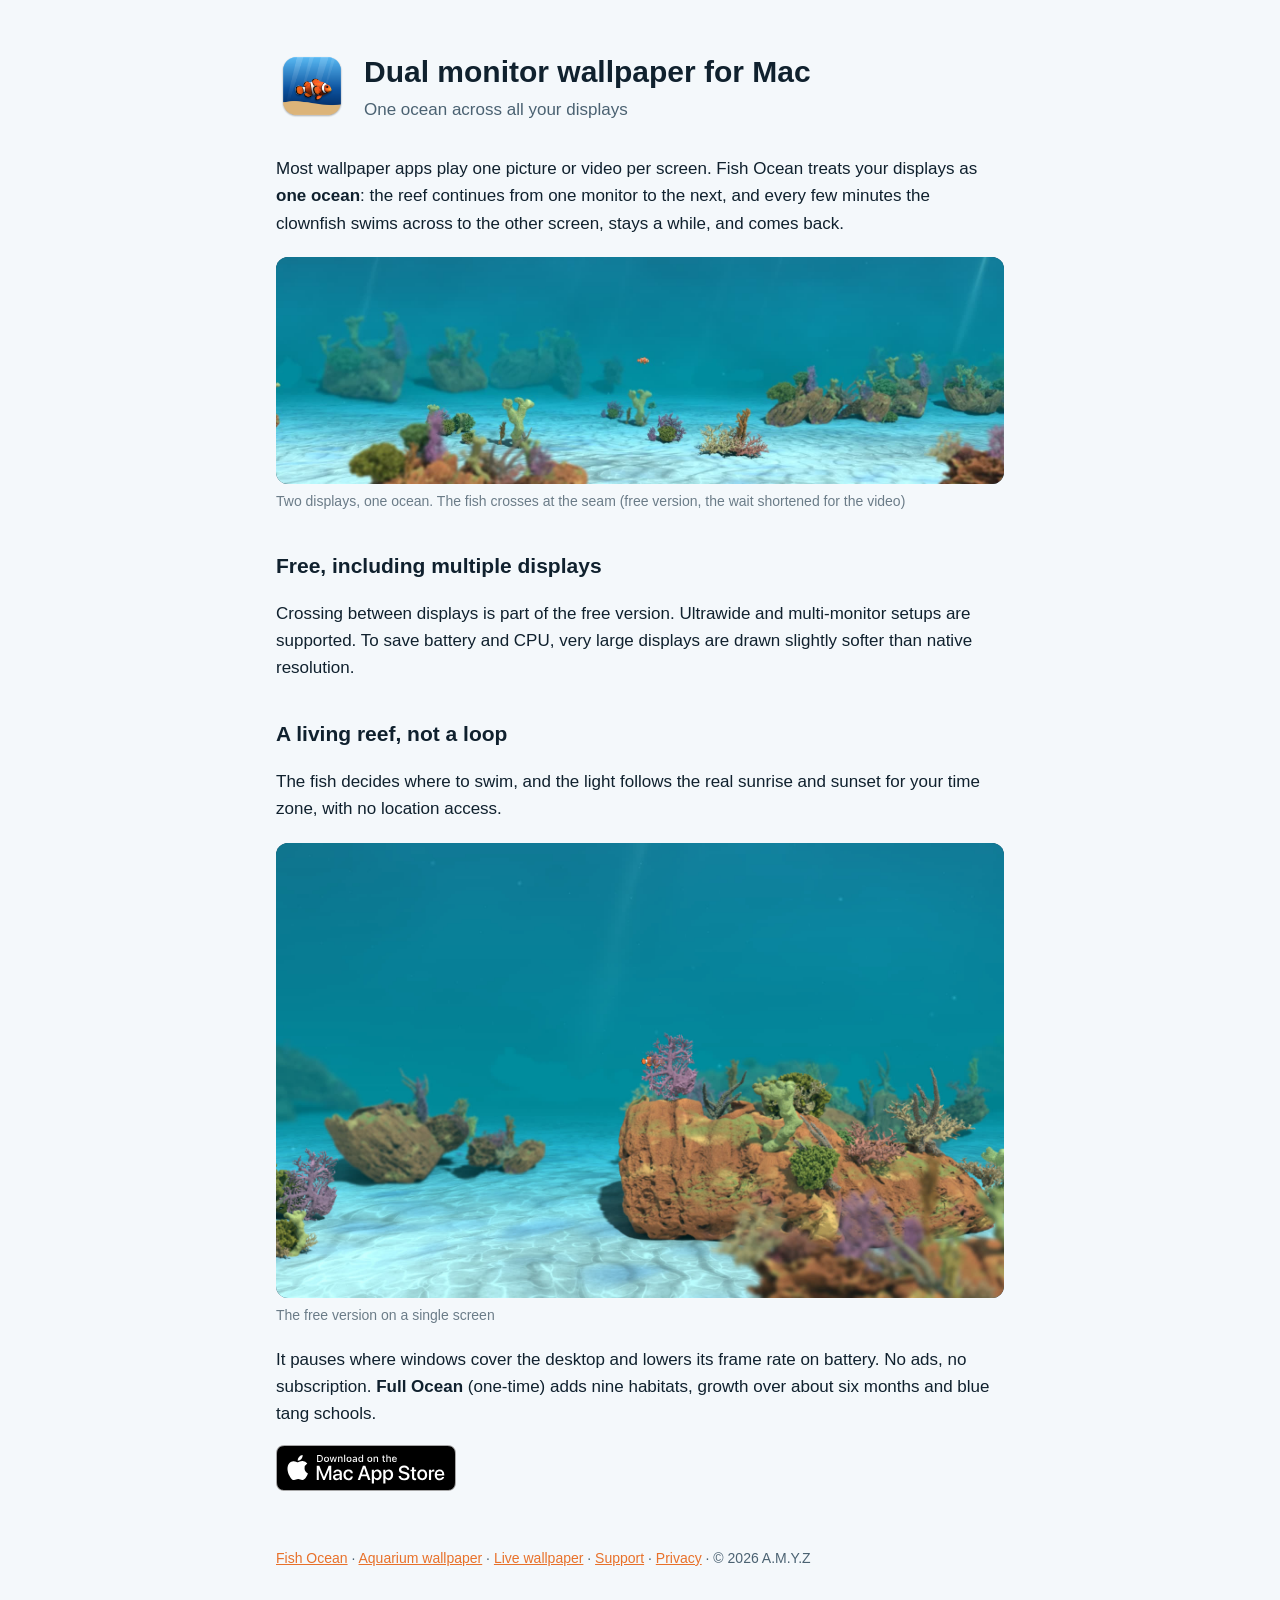
<file: dual-monitor-wallpaper-mac.html>
<!doctype html><html lang="en"><head><meta charset="utf-8"><meta name="viewport" content="width=device-width,initial-scale=1">
<title>Dual monitor wallpaper for Mac: one ocean across your screens · Fish Ocean</title>
<meta name="description" content="A dual monitor wallpaper for Mac that spans your displays as one ocean. A clownfish lives in the reef and swims from one screen to the next. Free on the Mac App Store.">
<link rel="canonical" href="https://amityazdan.github.io/fishocean/dual-monitor-wallpaper-mac.html">
<link rel="stylesheet" href="style.css"><link rel="icon" href="icon.png">
<style>main{max-width:760px}figure{margin:20px 0}figure img,figure video{width:100%;height:auto;border-radius:12px;display:block;background:#0b3a4f}figcaption{font-size:14px;color:#6b7c88;margin-top:6px}.cta img{height:46px}table{border-collapse:collapse;width:100%;font-size:16px}td,th{padding:8px 10px;border-bottom:1px solid #8883;text-align:left;vertical-align:top}</style>
<script>document.addEventListener("DOMContentLoaded",function(){if(window.matchMedia&&matchMedia("(prefers-reduced-motion: reduce)").matches){document.querySelectorAll("video").forEach(function(v){v.removeAttribute("autoplay");v.pause();});}});</script>
</head><body><main>
<header><img src="icon.png" alt=""><div><h1>Dual monitor wallpaper for Mac</h1><p class="sub">One ocean across all your displays</p></div></header>
<p>Most wallpaper apps play one picture or video per screen. Fish Ocean treats your displays as <strong>one ocean</strong>: the reef continues from one monitor to the next, and every few minutes the clownfish swims across to the other screen, stays a while, and comes back.</p>
<figure><video src="img/twodisplays.mp4" poster="img/twodisplays-poster.jpg" autoplay muted loop playsinline preload="metadata" aria-label="Two displays showing one continuous reef; the small free fish crosses from the left screen to the right"></video><figcaption>Two displays, one ocean. The fish crosses at the seam (free version, the wait shortened for the video)</figcaption></figure>
<h2>Free, including multiple displays</h2>
<p>Crossing between displays is part of the free version. Ultrawide and multi-monitor setups are supported. To save battery and CPU, very large displays are drawn slightly softer than native resolution.</p>
<h2>A living reef, not a loop</h2>
<p>The fish decides where to swim, and the light follows the real sunrise and sunset for your time zone, with no location access.</p>
<figure><video src="img/hero.mp4" poster="img/hero-poster.jpg" autoplay muted loop playsinline preload="metadata" aria-label="A young clownfish swimming over its home reef"></video><figcaption>The free version on a single screen</figcaption></figure>
<p>It pauses where windows cover the desktop and lowers its frame rate on battery. No ads, no subscription. <strong>Full Ocean</strong> (one-time) adds nine habitats, growth over about six months and blue tang schools.</p>

<p class="cta"><a href="https://apps.apple.com/app/apple-store/id6816492901?pt=125300087&amp;ct=site-dual&amp;mt=8"><img src="img/badge-mac-black.svg" alt="Download on the Mac App Store"></a></p>

<footer><a href="index.html">Fish Ocean</a> · <a href="aquarium-wallpaper-mac.html">Aquarium wallpaper</a> · <a href="live-wallpaper-mac.html">Live wallpaper</a> · <a href="support.html">Support</a> · <a href="privacy.html">Privacy</a> · © 2026 A.M.Y.Z</footer>
</main></body></html>
</file>
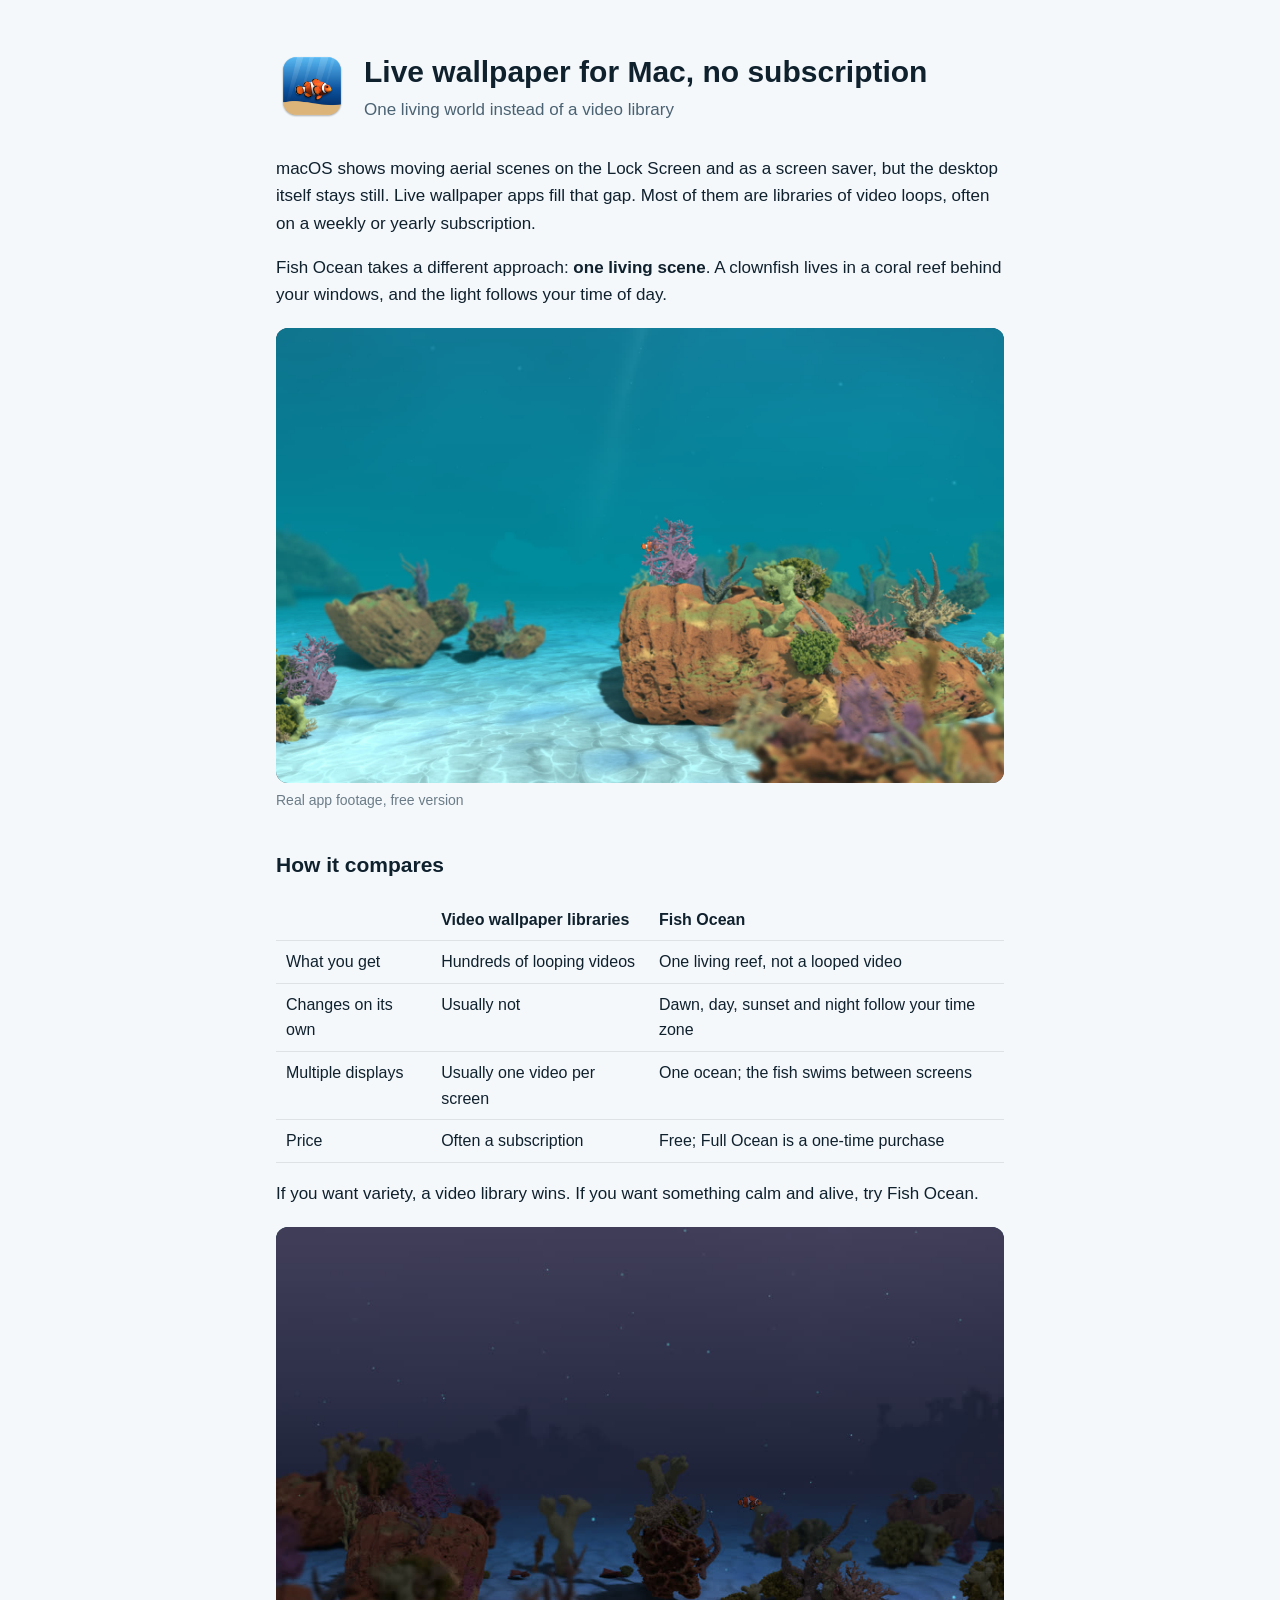
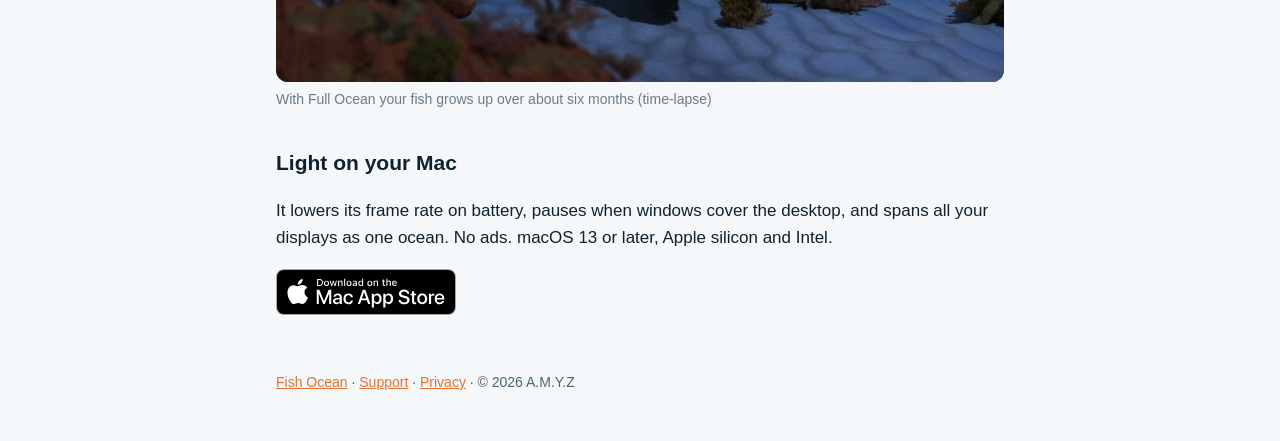
<file: live-wallpaper-mac.html>
<!doctype html><html lang="en"><head><meta charset="utf-8"><meta name="viewport" content="width=device-width,initial-scale=1">
<title>Live wallpaper for Mac with no subscription · Fish Ocean</title>
<meta name="description" content="A live wallpaper for macOS that's one living world instead of a video library: a clownfish reef that follows your time of day. Free, with a one-time unlock and no subscription.">
<link rel="canonical" href="https://amityazdan.github.io/fishocean/live-wallpaper-mac.html">
<link rel="stylesheet" href="style.css"><link rel="icon" href="icon.png">
<style>main{max-width:760px}figure{margin:20px 0}figure img,figure video{width:100%;height:auto;border-radius:12px;display:block;background:#0b3a4f}figcaption{font-size:14px;color:#6b7c88;margin-top:6px}.cta img{height:46px}table{border-collapse:collapse;width:100%;font-size:16px}td,th{padding:8px 10px;border-bottom:1px solid #8883;text-align:left;vertical-align:top}</style>
<script>document.addEventListener("DOMContentLoaded",function(){if(window.matchMedia&&matchMedia("(prefers-reduced-motion: reduce)").matches){document.querySelectorAll("video").forEach(function(v){v.removeAttribute("autoplay");v.pause();});}});</script>
</head><body><main>
<header><img src="icon.png" alt=""><div><h1>Live wallpaper for Mac, no subscription</h1><p class="sub">One living world instead of a video library</p></div></header>

<p>macOS shows moving aerial scenes on the Lock Screen and as a screen saver, but the desktop itself stays still. Live wallpaper apps fill that gap. Most of them are libraries of video loops, often on a weekly or yearly subscription.</p>

<p>Fish Ocean takes a different approach: <strong>one living scene</strong>. A clownfish lives in a coral reef behind your windows, and the light follows your time of day.</p>

<figure><video src="img/hero.mp4" poster="img/hero-poster.jpg" autoplay muted loop playsinline preload="metadata" aria-label="The Fish Ocean reef as a live Mac wallpaper"></video><figcaption>Real app footage, free version</figcaption></figure>

<h2>How it compares</h2>
<table>
<tr><th></th><th>Video wallpaper libraries</th><th>Fish Ocean</th></tr>
<tr><td>What you get</td><td>Hundreds of looping videos</td><td>One living reef, not a looped video</td></tr>
<tr><td>Changes on its own</td><td>Usually not</td><td>Dawn, day, sunset and night follow your time zone</td></tr>
<tr><td>Multiple displays</td><td>Usually one video per screen</td><td>One ocean; the fish swims between screens</td></tr>
<tr><td>Price</td><td>Often a subscription</td><td>Free; Full Ocean is a one-time purchase</td></tr>
</table>
<p>If you want variety, a video library wins. If you want something calm and alive, try Fish Ocean.</p>

<figure><video src="img/growth.mp4" poster="img/growth-poster.jpg" autoplay muted loop playsinline preload="metadata" aria-label="The clownfish growing up over about six months, sped up"></video><figcaption>With Full Ocean your fish grows up over about six months (time-lapse)</figcaption></figure>

<h2>Light on your Mac</h2>
<p>It lowers its frame rate on battery, pauses when windows cover the desktop, and spans all your displays as one ocean. No ads. macOS 13 or later, Apple silicon and Intel.</p>

<p class="cta"><a href="https://apps.apple.com/app/apple-store/id6816492901?pt=125300087&amp;ct=site-live&amp;mt=8"><img src="img/badge-mac-black.svg" alt="Download on the Mac App Store"></a></p>

<footer><a href="index.html">Fish Ocean</a> · <a href="support.html">Support</a> · <a href="privacy.html">Privacy</a> · © 2026 A.M.Y.Z</footer>
</main></body></html>
</file>
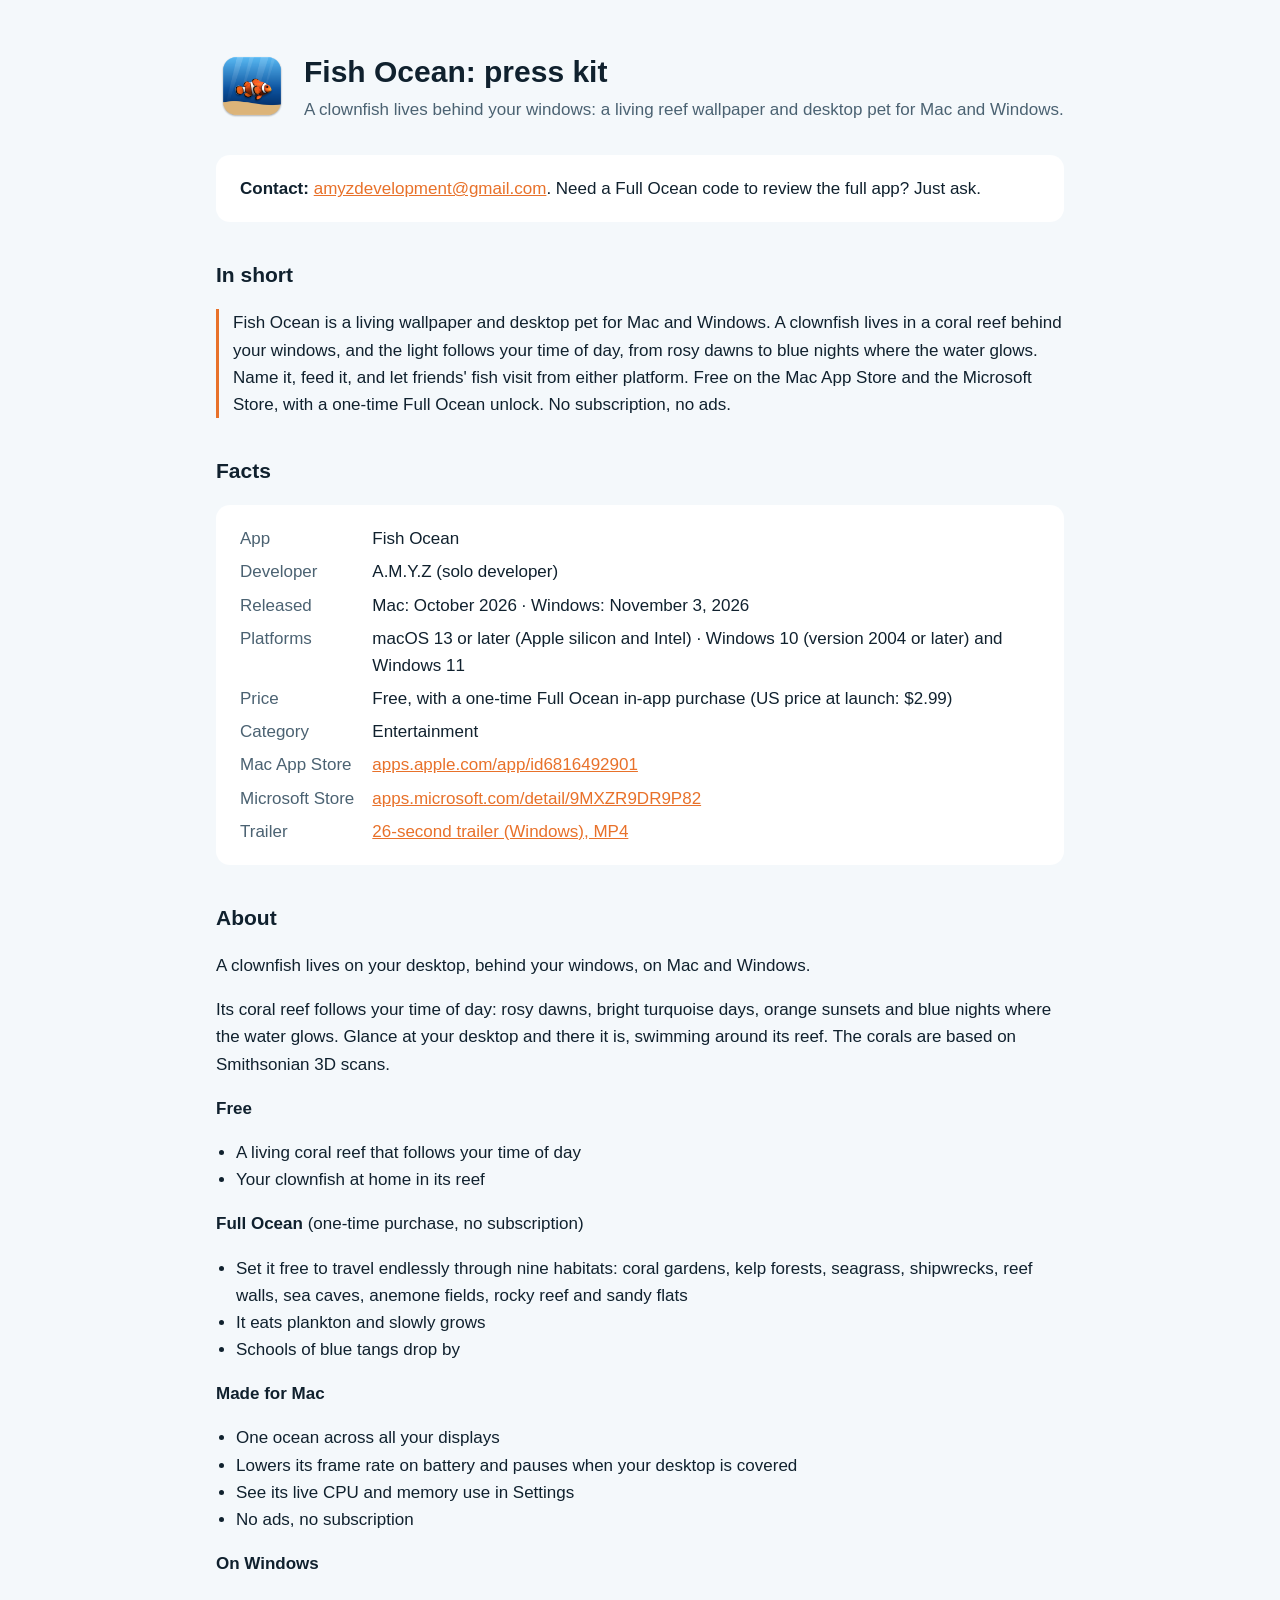
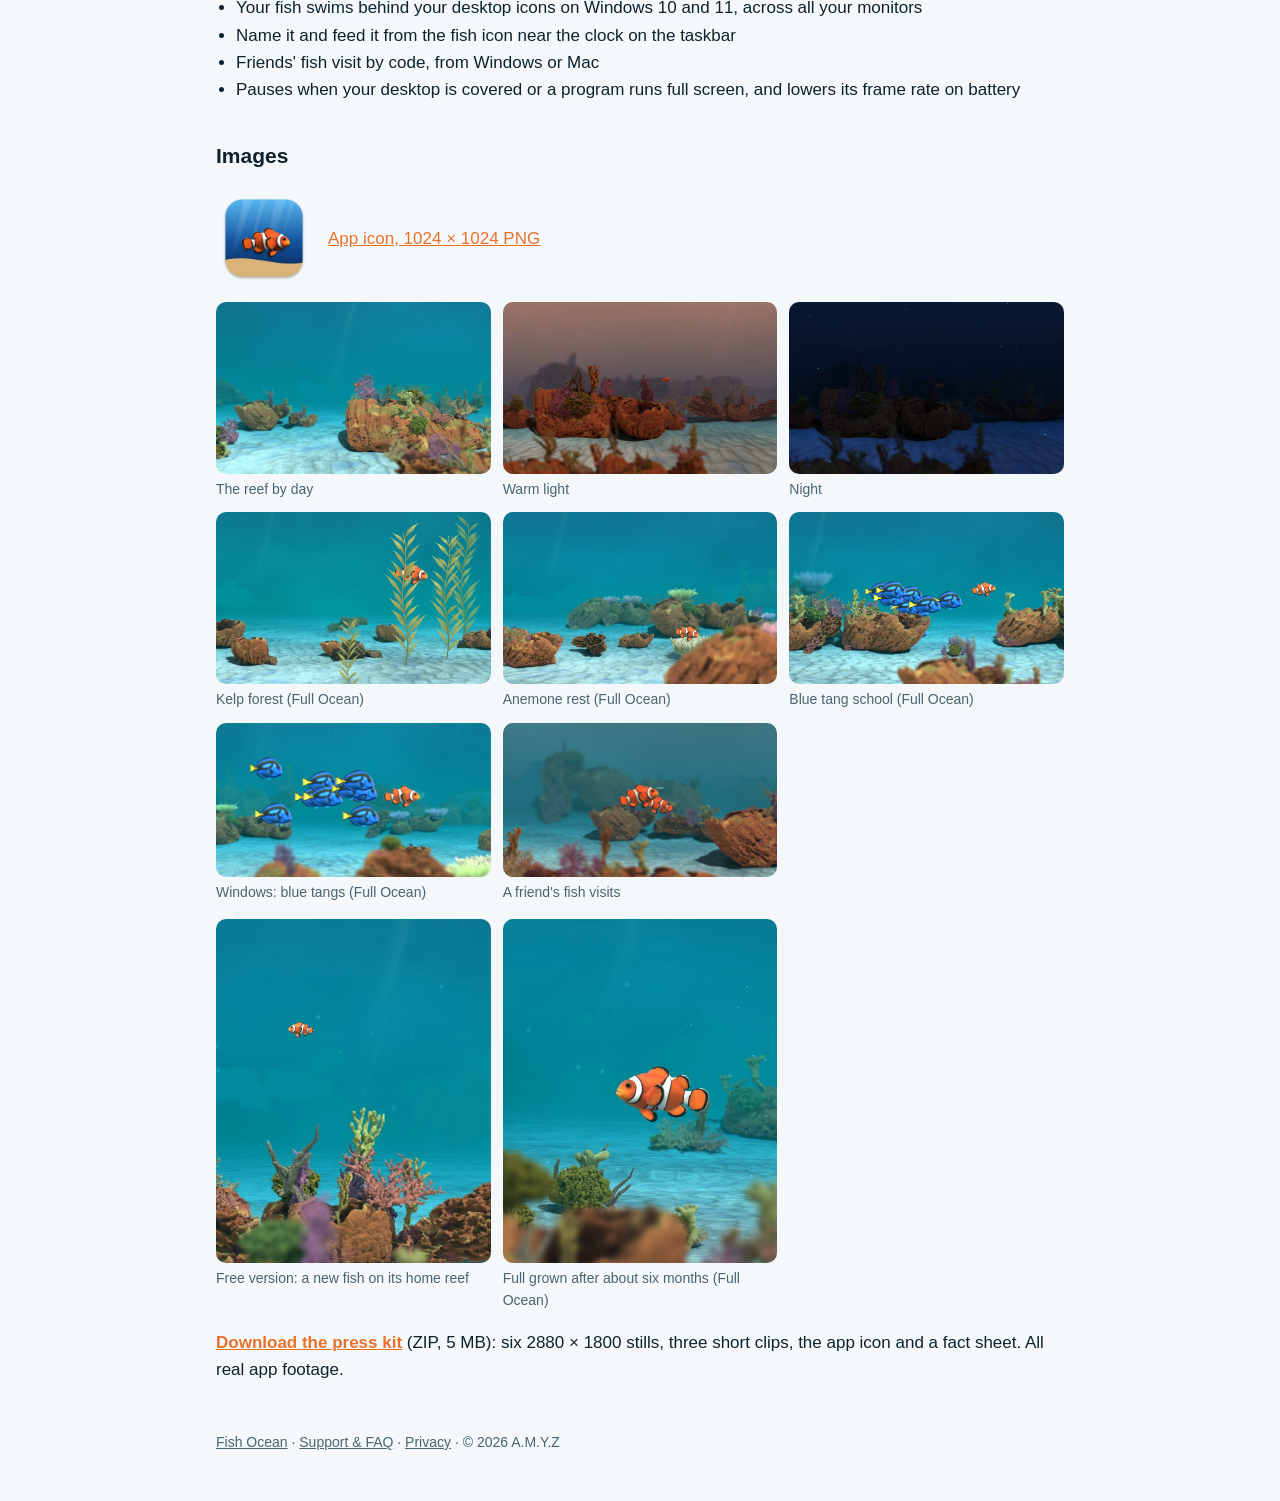
<file: press.html>
<!doctype html><html lang="en"><head><meta charset="utf-8"><meta name="viewport" content="width=device-width,initial-scale=1">
<title>Fish Ocean: press kit</title>
<meta name="description" content="Press kit for Fish Ocean, a living reef wallpaper for the Mac: facts, description, screenshots, icon and contact.">
<meta name="robots" content="noindex">
<link rel="stylesheet" href="style.css"><link rel="icon" href="icon.png">
<style>
  main{max-width:880px}
  h1{font-size:30px}
  dl{display:grid;grid-template-columns:max-content 1fr;gap:6px 18px;margin:0}
  dt{color:var(--muted)}dd{margin:0}
  .grid{display:grid;grid-template-columns:repeat(3,1fr);gap:12px}
  .grid figure{margin:0}
  .grid img{width:100%;height:auto;border-radius:10px;display:block}
  .grid figcaption{font-size:14px;color:var(--muted);margin-top:4px}
  .icon-dl{display:flex;gap:16px;align-items:center}
  .icon-dl img{width:96px;height:96px}
  blockquote{margin:0;padding:0 0 0 14px;border-left:3px solid var(--accent)}
  ul{padding-left:20px}
  footer a{color:var(--muted)}
  @media (max-width:600px){.grid{grid-template-columns:1fr}dl{grid-template-columns:1fr}dt{margin-top:8px}}
</style></head><body><main>

<header><img src="icon.png" alt=""><div><h1>Fish Ocean: press kit</h1><p class="sub">A clownfish lives behind your windows: a living reef wallpaper and desktop pet for Mac and Windows.</p></div></header>

<div class="card">
  <strong>Contact:</strong> <a href="mailto:amyzdevelopment@gmail.com">amyzdevelopment@gmail.com</a>. Need a Full Ocean code to review the full app? Just ask.
</div>

<h2>In short</h2>
<blockquote><p>Fish Ocean is a living wallpaper and desktop pet for Mac and Windows. A clownfish lives in a coral reef behind your windows, and the light follows your time of day, from rosy dawns to blue nights where the water glows. Name it, feed it, and let friends' fish visit from either platform. Free on the Mac App Store and the Microsoft Store, with a one-time Full Ocean unlock. No subscription, no ads.</p></blockquote>

<h2>Facts</h2>
<div class="card"><dl>
  <dt>App</dt><dd>Fish Ocean</dd>
  <dt>Developer</dt><dd>A.M.Y.Z (solo developer)</dd>
  <dt>Released</dt><dd>Mac: October 2026 · Windows: November 3, 2026</dd>
  <dt>Platforms</dt><dd>macOS 13 or later (Apple silicon and Intel) · Windows 10 (version 2004 or later) and Windows 11</dd>
  <dt>Price</dt><dd>Free, with a one-time Full Ocean in-app purchase (US price at launch: $2.99)</dd>
  <dt>Category</dt><dd>Entertainment</dd>
  <dt>Mac App Store</dt><dd><a href="https://apps.apple.com/app/apple-store/id6816492901?pt=125300087&amp;ct=press-kit&amp;mt=8">apps.apple.com/app/id6816492901</a></dd>
  <dt>Microsoft Store</dt><dd><a href="https://apps.microsoft.com/detail/9MXZR9DR9P82?cid=press-kit">apps.microsoft.com/detail/9MXZR9DR9P82</a></dd>
  <dt>Trailer</dt><dd><a href="img/windows-trailer.mp4">26-second trailer (Windows), MP4</a></dd>
</dl></div>

<h2>About</h2>
<p>A clownfish lives on your desktop, behind your windows, on Mac and Windows.</p>
<p>Its coral reef follows your time of day: rosy dawns, bright turquoise days, orange sunsets and blue nights where the water glows. Glance at your desktop and there it is, swimming around its reef. The corals are based on Smithsonian 3D scans.</p>
<p><strong>Free</strong></p>
<ul>
  <li>A living coral reef that follows your time of day</li>
  <li>Your clownfish at home in its reef</li>
</ul>
<p><strong>Full Ocean</strong> (one-time purchase, no subscription)</p>
<ul>
  <li>Set it free to travel endlessly through nine habitats: coral gardens, kelp forests, seagrass, shipwrecks, reef walls, sea caves, anemone fields, rocky reef and sandy flats</li>
  <li>It eats plankton and slowly grows</li>
  <li>Schools of blue tangs drop by</li>
</ul>
<p><strong>Made for Mac</strong></p>
<ul>
  <li>One ocean across all your displays</li>
  <li>Lowers its frame rate on battery and pauses when your desktop is covered</li>
  <li>See its live CPU and memory use in Settings</li>
  <li>No ads, no subscription</li>
</ul>
<p><strong>On Windows</strong></p>
<ul>
  <li>Your fish swims behind your desktop icons on Windows 10 and 11, across all your monitors</li>
  <li>Name it and feed it from the fish icon near the clock on the taskbar</li>
  <li>Friends' fish visit by code, from Windows or Mac</li>
  <li>Pauses when your desktop is covered or a program runs full screen, and lowers its frame rate on battery</li>
</ul>

<h2>Images</h2>
<div class="icon-dl">
  <img src="img/icon-1024.png" alt="Fish Ocean app icon">
  <div><a href="img/icon-1024.png" download>App icon, 1024 × 1024 PNG</a></div>
</div>
<div class="grid" style="margin-top:16px">
  <figure><img src="img/hero-day.jpg" alt="The clownfish over its coral reef on a bright day" loading="lazy"><figcaption>The reef by day</figcaption></figure>
  <figure><img src="img/warm.jpg" alt="The reef in warm, rosy light" loading="lazy"><figcaption>Warm light</figcaption></figure>
  <figure><img src="img/night.jpg" alt="The reef at night, glowing blue" loading="lazy"><figcaption>Night</figcaption></figure>
  <figure><img src="img/kelp.jpg" alt="The clownfish in a kelp forest" loading="lazy"><figcaption>Kelp forest (Full Ocean)</figcaption></figure>
  <figure><img src="img/anemone.jpg" alt="The clownfish resting in its anemone" loading="lazy"><figcaption>Anemone rest (Full Ocean)</figcaption></figure>
  <figure><img src="img/tangs.jpg" alt="Blue tangs passing the clownfish" loading="lazy"><figcaption>Blue tang school (Full Ocean)</figcaption></figure>
  <figure><img src="img/windows-hero.jpg" alt="The clownfish with a school of blue tangs, on Windows" loading="lazy"><figcaption>Windows: blue tangs (Full Ocean)</figcaption></figure>
  <figure><img src="img/friends.jpg" alt="Two clownfish together: a friend's fish visiting" loading="lazy"><figcaption>A friend's fish visits</figcaption></figure>
</div>
<div class="grid" style="margin-top:16px">
  <figure><img src="img/free-portrait.jpg" alt="A young clownfish over the coral garden, the free version" loading="lazy"><figcaption>Free version: a new fish on its home reef</figcaption></figure>
  <figure><img src="img/grown-portrait.jpg" alt="A full-grown clownfish over the reef" loading="lazy"><figcaption>Full grown after about six months (Full Ocean)</figcaption></figure>
</div>
<p><a href="fishocean-press-kit.zip" download><strong>Download the press kit</strong></a> (ZIP, 5 MB): six 2880 × 1800 stills, three short clips, the app icon and a fact sheet. All real app footage.</p>

<footer>
  <a href="index.html">Fish Ocean</a> · <a href="support.html">Support &amp; FAQ</a> · <a href="privacy.html">Privacy</a> · © 2026 A.M.Y.Z
</footer>
</main></body></html>
</file>
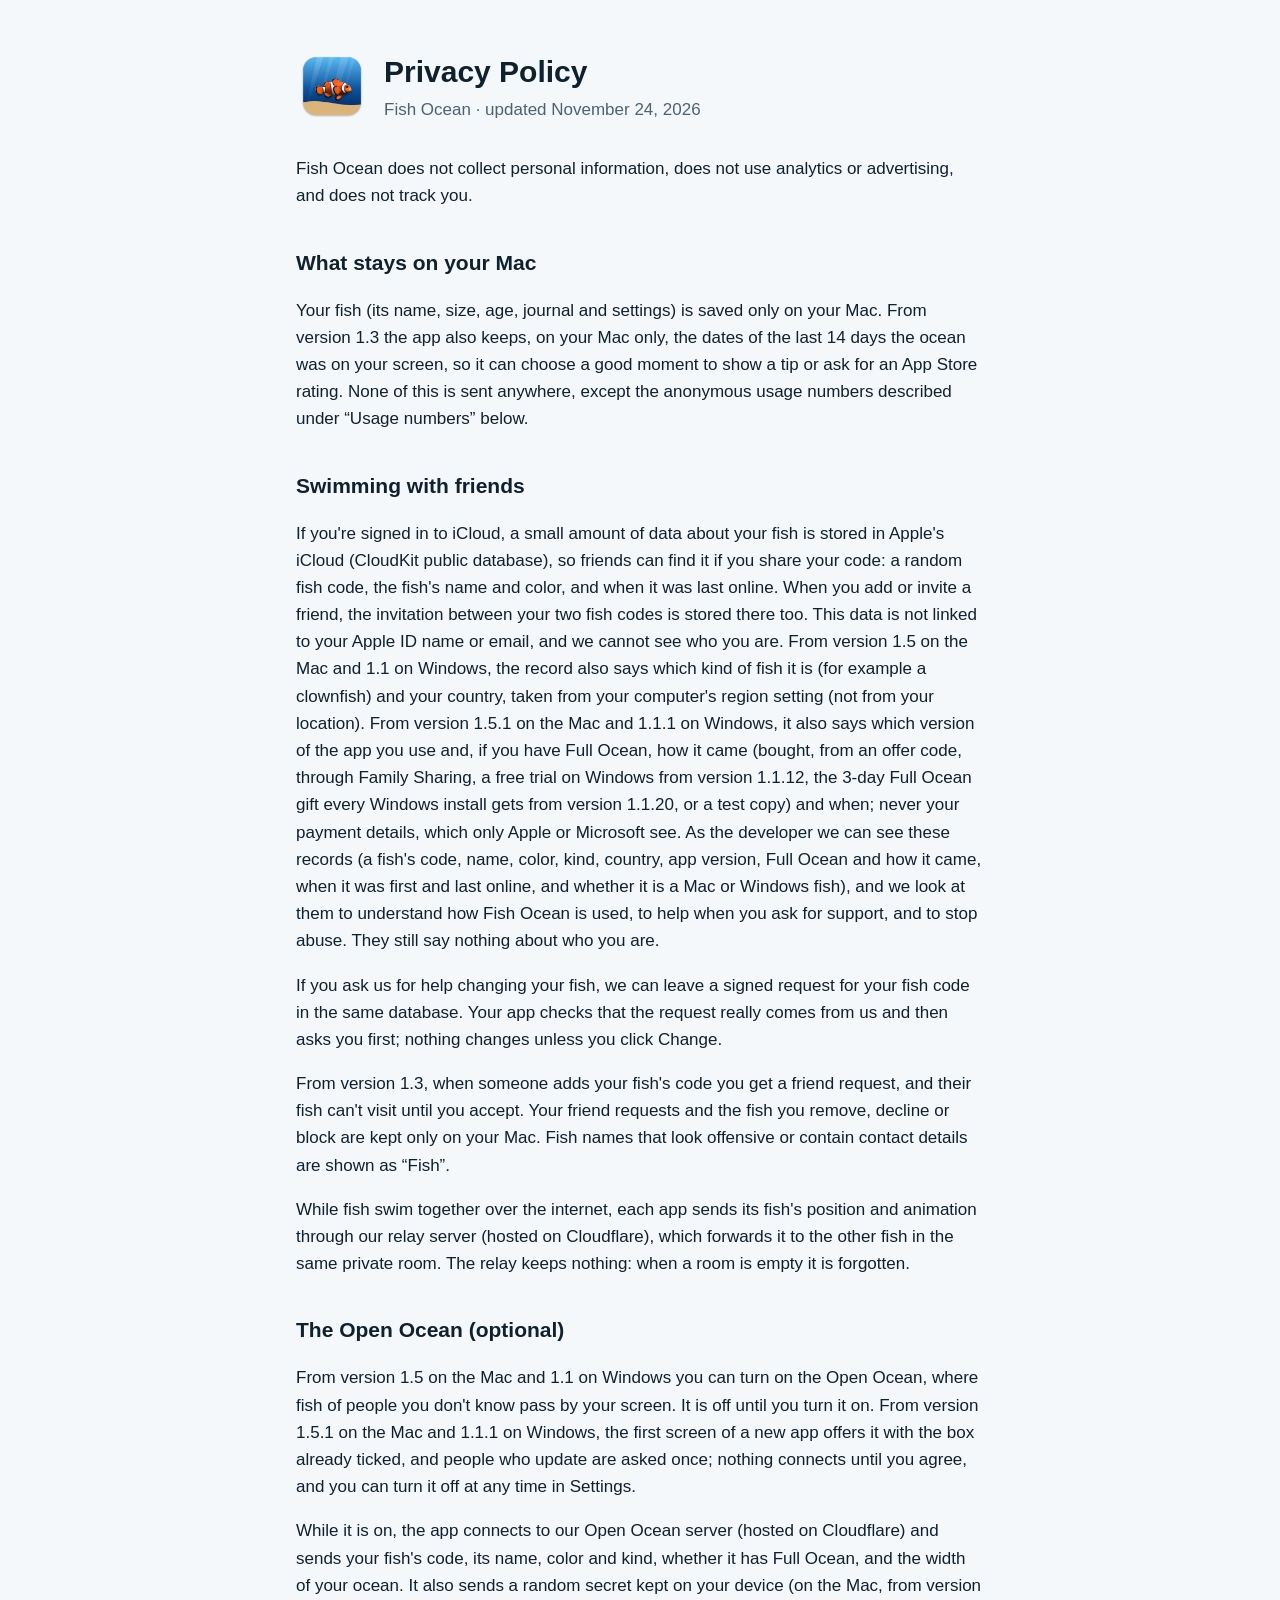
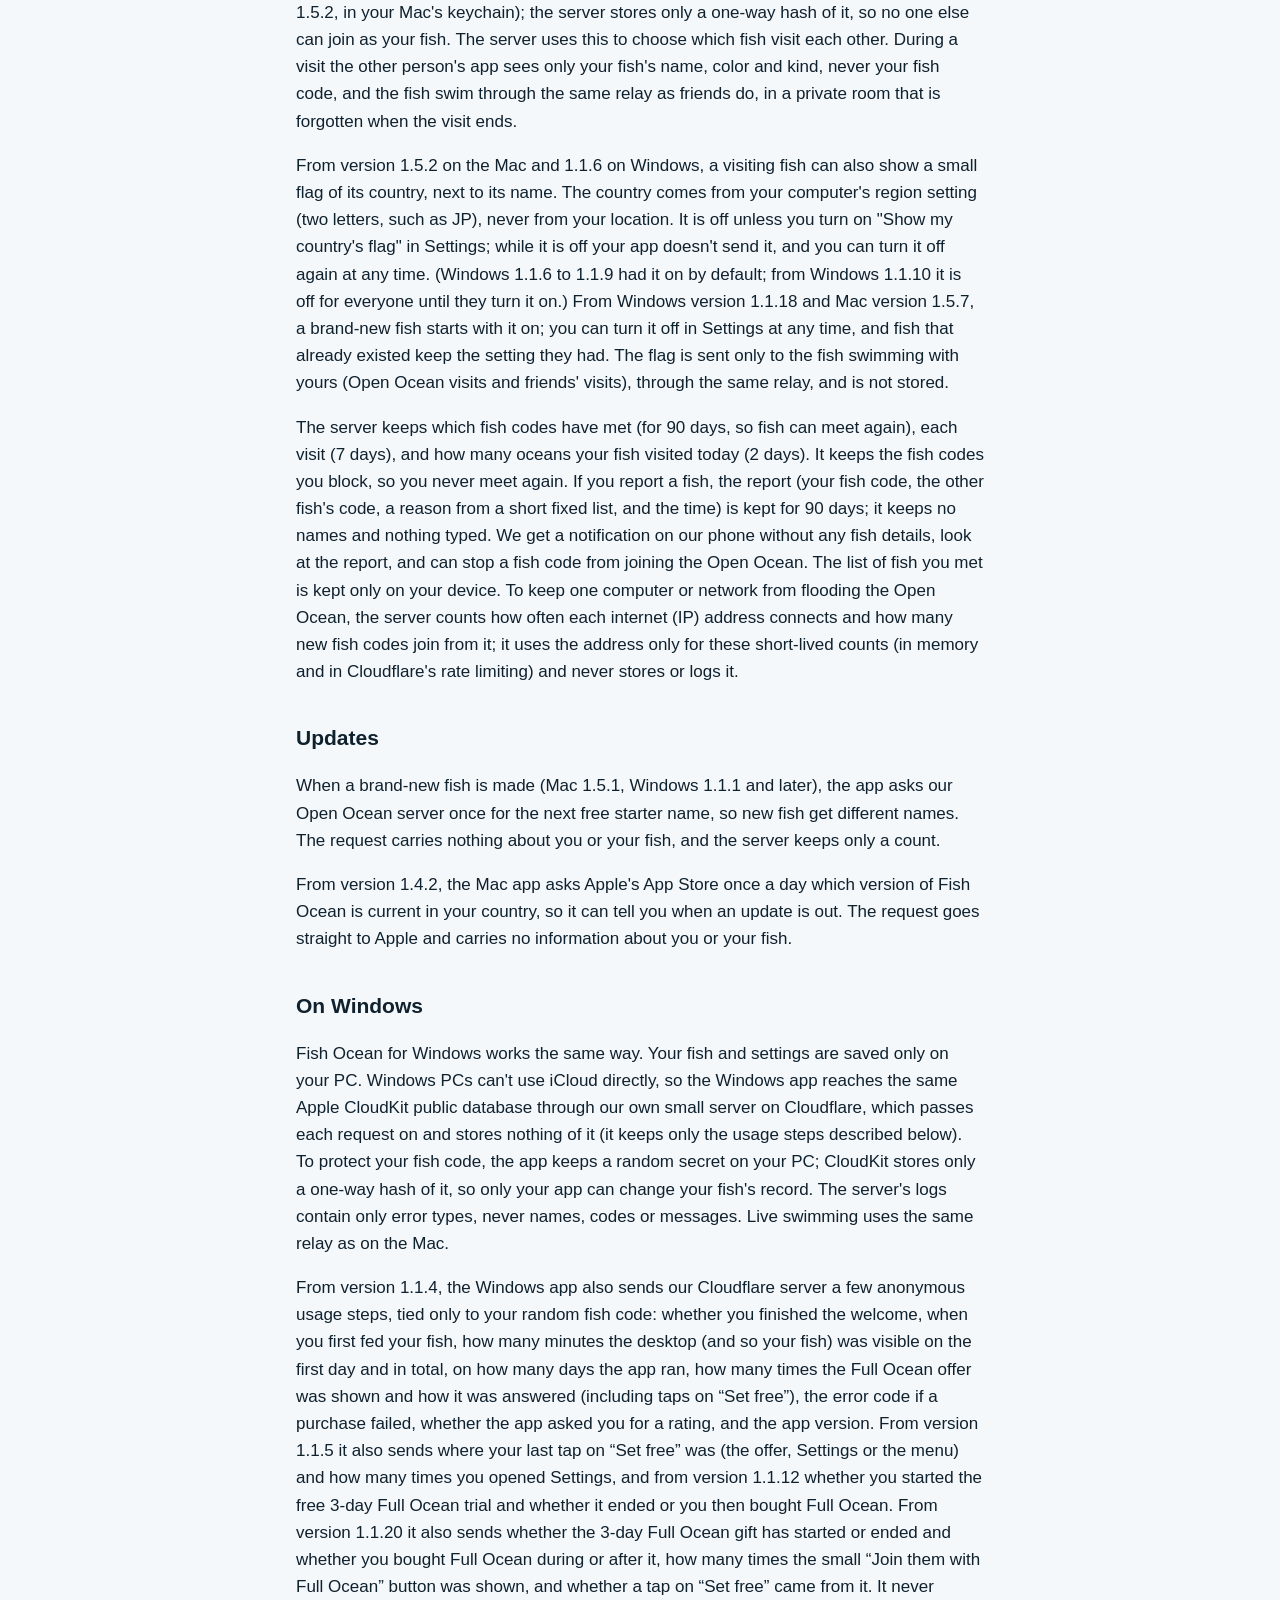
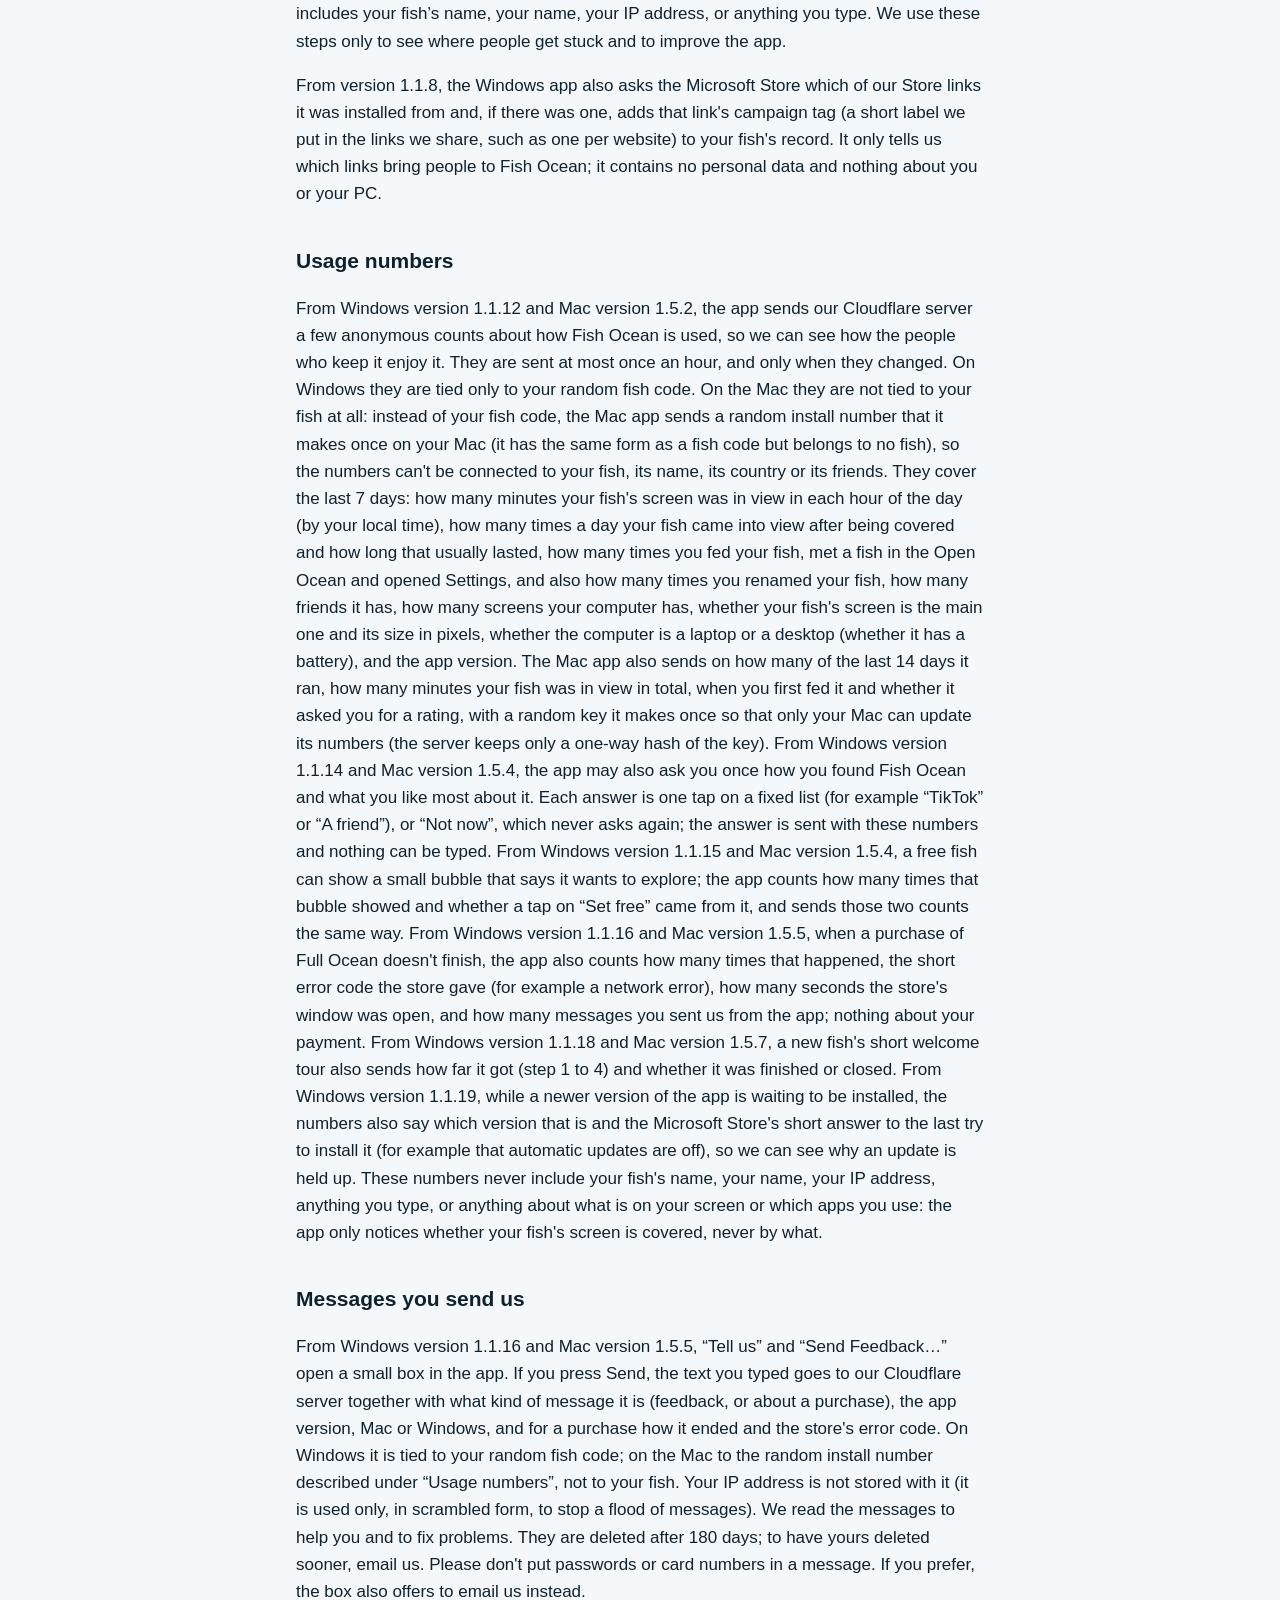
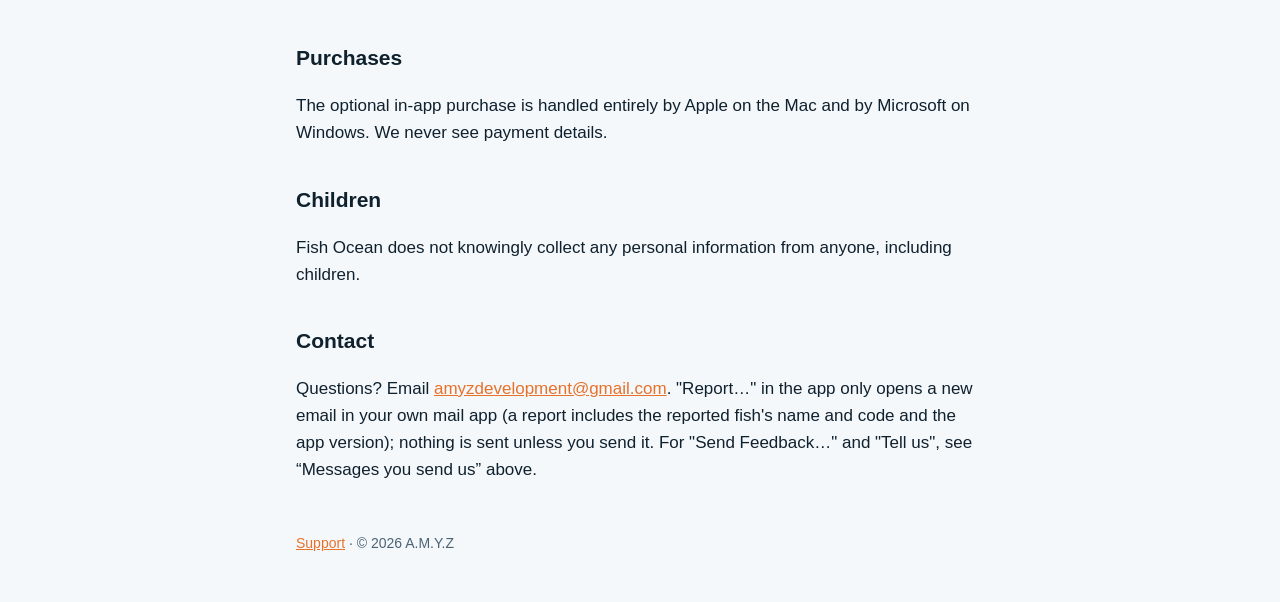
<file: privacy.html>
<!doctype html><html lang="en"><head><meta charset="utf-8"><meta name="viewport" content="width=device-width,initial-scale=1">
<title>Fish Ocean — Privacy</title><link rel="stylesheet" href="style.css"><link rel="icon" href="icon.png"></head><body><main>
<header><img src="icon.png" alt=""><div><h1>Privacy Policy</h1><p class="sub">Fish Ocean · updated November 24, 2026</p></div></header>
<p>Fish Ocean does not collect personal information, does not use analytics or advertising, and does not track you.</p>
<h2>What stays on your Mac</h2>
<p>Your fish (its name, size, age, journal and settings) is saved only on your Mac. From version 1.3 the app also keeps, on your Mac only, the dates of the last 14 days the ocean was on your screen, so it can choose a good moment to show a tip or ask for an App Store rating. None of this is sent anywhere, except the anonymous usage numbers described under “Usage numbers” below.</p>
<h2>Swimming with friends</h2>
<p>If you're signed in to iCloud, a small amount of data about your fish is stored in Apple's iCloud (CloudKit public database), so friends can find it if you share your code: a random fish code, the fish's name and color, and when it was last online. When you add or invite a friend, the invitation between your two fish codes is stored there too. This data is not linked to your Apple ID name or email, and we cannot see who you are. From version 1.5 on the Mac and 1.1 on Windows, the record also says which kind of fish it is (for example a clownfish) and your country, taken from your computer&#39;s region setting (not from your location). From version 1.5.1 on the Mac and 1.1.1 on Windows, it also says which version of the app you use and, if you have Full Ocean, how it came (bought, from an offer code, through Family Sharing, a free trial on Windows from version 1.1.12, the 3-day Full Ocean gift every Windows install gets from version 1.1.20, or a test copy) and when; never your payment details, which only Apple or Microsoft see. As the developer we can see these records (a fish&#39;s code, name, color, kind, country, app version, Full Ocean and how it came, when it was first and last online, and whether it is a Mac or Windows fish), and we look at them to understand how Fish Ocean is used, to help when you ask for support, and to stop abuse. They still say nothing about who you are.</p>
<p>If you ask us for help changing your fish, we can leave a signed request for your fish code in the same database. Your app checks that the request really comes from us and then asks you first; nothing changes unless you click Change.</p>
<p>From version 1.3, when someone adds your fish's code you get a friend request, and their fish can't visit until you accept. Your friend requests and the fish you remove, decline or block are kept only on your Mac. Fish names that look offensive or contain contact details are shown as “Fish”.</p>
<p>While fish swim together over the internet, each app sends its fish's position and animation through our relay server (hosted on Cloudflare), which forwards it to the other fish in the same private room. The relay keeps nothing: when a room is empty it is forgotten.</p>
<h2>The Open Ocean (optional)</h2>
<p>From version 1.5 on the Mac and 1.1 on Windows you can turn on the Open Ocean, where fish of people you don't know pass by your screen. It is off until you turn it on. From version 1.5.1 on the Mac and 1.1.1 on Windows, the first screen of a new app offers it with the box already ticked, and people who update are asked once; nothing connects until you agree, and you can turn it off at any time in Settings.</p>
<p>While it is on, the app connects to our Open Ocean server (hosted on Cloudflare) and sends your fish's code, its name, color and kind, whether it has Full Ocean, and the width of your ocean. It also sends a random secret kept on your device (on the Mac, from version 1.5.2, in your Mac's keychain); the server stores only a one-way hash of it, so no one else can join as your fish. The server uses this to choose which fish visit each other. During a visit the other person's app sees only your fish's name, color and kind, never your fish code, and the fish swim through the same relay as friends do, in a private room that is forgotten when the visit ends.</p>
<p>From version 1.5.2 on the Mac and 1.1.6 on Windows, a visiting fish can also show a small flag of its country, next to its name. The country comes from your computer's region setting (two letters, such as JP), never from your location. It is off unless you turn on "Show my country's flag" in Settings; while it is off your app doesn't send it, and you can turn it off again at any time. (Windows 1.1.6 to 1.1.9 had it on by default; from Windows 1.1.10 it is off for everyone until they turn it on.) From Windows version 1.1.18 and Mac version 1.5.7, a brand-new fish starts with it on; you can turn it off in Settings at any time, and fish that already existed keep the setting they had. The flag is sent only to the fish swimming with yours (Open Ocean visits and friends' visits), through the same relay, and is not stored.</p>
<p>The server keeps which fish codes have met (for 90 days, so fish can meet again), each visit (7 days), and how many oceans your fish visited today (2 days). It keeps the fish codes you block, so you never meet again. If you report a fish, the report (your fish code, the other fish's code, a reason from a short fixed list, and the time) is kept for 90 days; it keeps no names and nothing typed. We get a notification on our phone without any fish details, look at the report, and can stop a fish code from joining the Open Ocean. The list of fish you met is kept only on your device. To keep one computer or network from flooding the Open Ocean, the server counts how often each internet (IP) address connects and how many new fish codes join from it; it uses the address only for these short-lived counts (in memory and in Cloudflare's rate limiting) and never stores or logs it.</p>
<h2>Updates</h2>
<p>When a brand-new fish is made (Mac 1.5.1, Windows 1.1.1 and later), the app asks our Open Ocean server once for the next free starter name, so new fish get different names. The request carries nothing about you or your fish, and the server keeps only a count.</p>
<p>From version 1.4.2, the Mac app asks Apple's App Store once a day which version of Fish Ocean is current in your country, so it can tell you when an update is out. The request goes straight to Apple and carries no information about you or your fish.</p>
<h2>On Windows</h2>
<p>Fish Ocean for Windows works the same way. Your fish and settings are saved only on your PC. Windows PCs can't use iCloud directly, so the Windows app reaches the same Apple CloudKit public database through our own small server on Cloudflare, which passes each request on and stores nothing of it (it keeps only the usage steps described below). To protect your fish code, the app keeps a random secret on your PC; CloudKit stores only a one-way hash of it, so only your app can change your fish's record. The server's logs contain only error types, never names, codes or messages. Live swimming uses the same relay as on the Mac.</p>
<p>From version 1.1.4, the Windows app also sends our Cloudflare server a few anonymous usage steps, tied only to your random fish code: whether you finished the welcome, when you first fed your fish, how many minutes the desktop (and so your fish) was visible on the first day and in total, on how many days the app ran, how many times the Full Ocean offer was shown and how it was answered (including taps on “Set free”), the error code if a purchase failed, whether the app asked you for a rating, and the app version. From version 1.1.5 it also sends where your last tap on “Set free” was (the offer, Settings or the menu) and how many times you opened Settings, and from version 1.1.12 whether you started the free 3-day Full Ocean trial and whether it ended or you then bought Full Ocean. From version 1.1.20 it also sends whether the 3-day Full Ocean gift has started or ended and whether you bought Full Ocean during or after it, how many times the small “Join them with Full Ocean” button was shown, and whether a tap on “Set free” came from it. It never includes your fish’s name, your name, your IP address, or anything you type. We use these steps only to see where people get stuck and to improve the app.</p>
<p>From version 1.1.8, the Windows app also asks the Microsoft Store which of our Store links it was installed from and, if there was one, adds that link&#39;s campaign tag (a short label we put in the links we share, such as one per website) to your fish&#39;s record. It only tells us which links bring people to Fish Ocean; it contains no personal data and nothing about you or your PC.</p>
<h2>Usage numbers</h2>
<p>From Windows version 1.1.12 and Mac version 1.5.2, the app sends our Cloudflare server a few anonymous counts about how Fish Ocean is used, so we can see how the people who keep it enjoy it. They are sent at most once an hour, and only when they changed. On Windows they are tied only to your random fish code. On the Mac they are not tied to your fish at all: instead of your fish code, the Mac app sends a random install number that it makes once on your Mac (it has the same form as a fish code but belongs to no fish), so the numbers can't be connected to your fish, its name, its country or its friends. They cover the last 7 days: how many minutes your fish&#39;s screen was in view in each hour of the day (by your local time), how many times a day your fish came into view after being covered and how long that usually lasted, how many times you fed your fish, met a fish in the Open Ocean and opened Settings, and also how many times you renamed your fish, how many friends it has, how many screens your computer has, whether your fish&#39;s screen is the main one and its size in pixels, whether the computer is a laptop or a desktop (whether it has a battery), and the app version. The Mac app also sends on how many of the last 14 days it ran, how many minutes your fish was in view in total, when you first fed it and whether it asked you for a rating, with a random key it makes once so that only your Mac can update its numbers (the server keeps only a one-way hash of the key). From Windows version 1.1.14 and Mac version 1.5.4, the app may also ask you once how you found Fish Ocean and what you like most about it. Each answer is one tap on a fixed list (for example “TikTok” or “A friend”), or “Not now”, which never asks again; the answer is sent with these numbers and nothing can be typed. From Windows version 1.1.15 and Mac version 1.5.4, a free fish can show a small bubble that says it wants to explore; the app counts how many times that bubble showed and whether a tap on “Set free” came from it, and sends those two counts the same way. From Windows version 1.1.16 and Mac version 1.5.5, when a purchase of Full Ocean doesn&#39;t finish, the app also counts how many times that happened, the short error code the store gave (for example a network error), how many seconds the store&#39;s window was open, and how many messages you sent us from the app; nothing about your payment. From Windows version 1.1.18 and Mac version 1.5.7, a new fish&#39;s short welcome tour also sends how far it got (step 1 to 4) and whether it was finished or closed. From Windows version 1.1.19, while a newer version of the app is waiting to be installed, the numbers also say which version that is and the Microsoft Store&#39;s short answer to the last try to install it (for example that automatic updates are off), so we can see why an update is held up. These numbers never include your fish&#39;s name, your name, your IP address, anything you type, or anything about what is on your screen or which apps you use: the app only notices whether your fish&#39;s screen is covered, never by what.</p>
<h2>Messages you send us</h2>
<p>From Windows version 1.1.16 and Mac version 1.5.5, “Tell us” and “Send Feedback…” open a small box in the app. If you press Send, the text you typed goes to our Cloudflare server together with what kind of message it is (feedback, or about a purchase), the app version, Mac or Windows, and for a purchase how it ended and the store&#39;s error code. On Windows it is tied to your random fish code; on the Mac to the random install number described under “Usage numbers”, not to your fish. Your IP address is not stored with it (it is used only, in scrambled form, to stop a flood of messages). We read the messages to help you and to fix problems. They are deleted after 180 days; to have yours deleted sooner, email us. Please don&#39;t put passwords or card numbers in a message. If you prefer, the box also offers to email us instead.</p>
<h2>Purchases</h2>
<p>The optional in-app purchase is handled entirely by Apple on the Mac and by Microsoft on Windows. We never see payment details.</p>
<h2>Children</h2>
<p>Fish Ocean does not knowingly collect any personal information from anyone, including children.</p>
<h2>Contact</h2>
<p>Questions? Email <a href="mailto:amyzdevelopment@gmail.com">amyzdevelopment@gmail.com</a>. "Report…" in the app only opens a new email in your own mail app (a report includes the reported fish's name and code and the app version); nothing is sent unless you send it. For "Send Feedback…" and "Tell us", see “Messages you send us” above.</p>
<footer><a href="index.html">Support</a> · © 2026 A.M.Y.Z</footer>
</main></body></html>
</file>
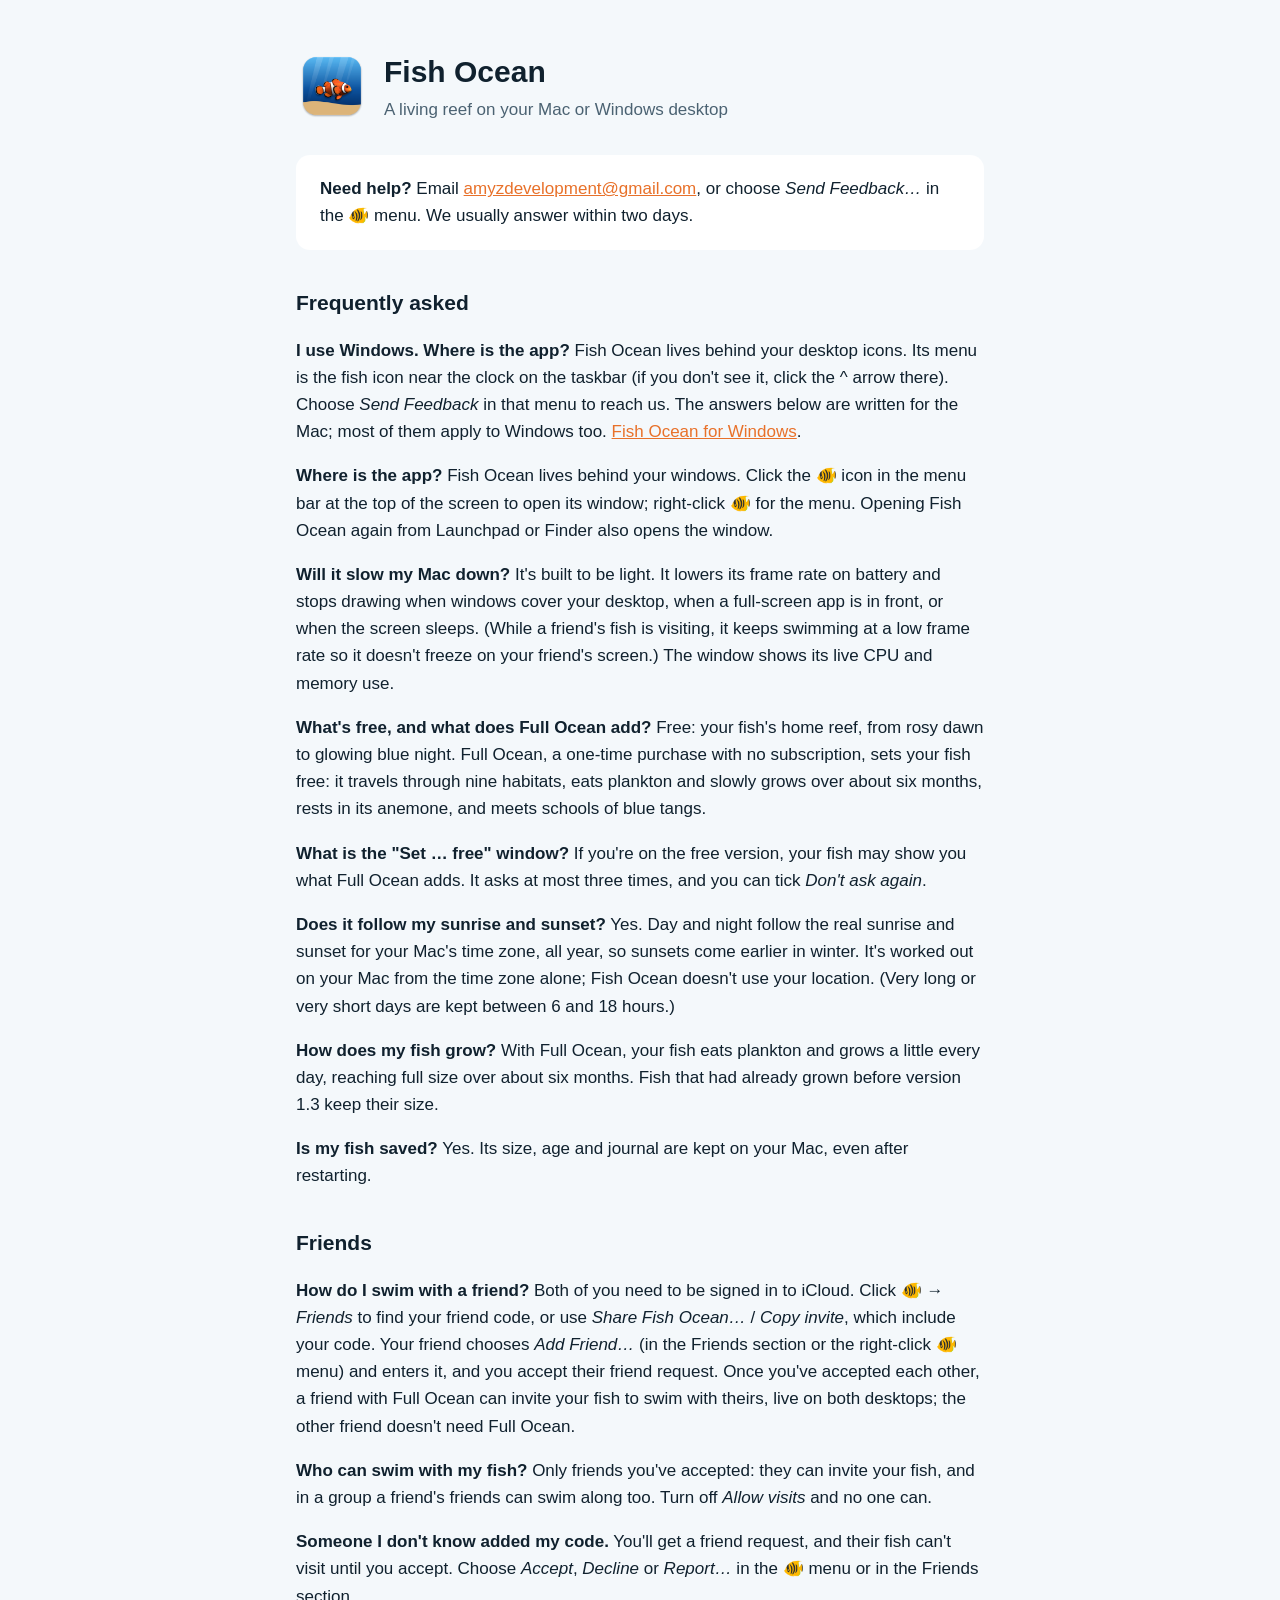
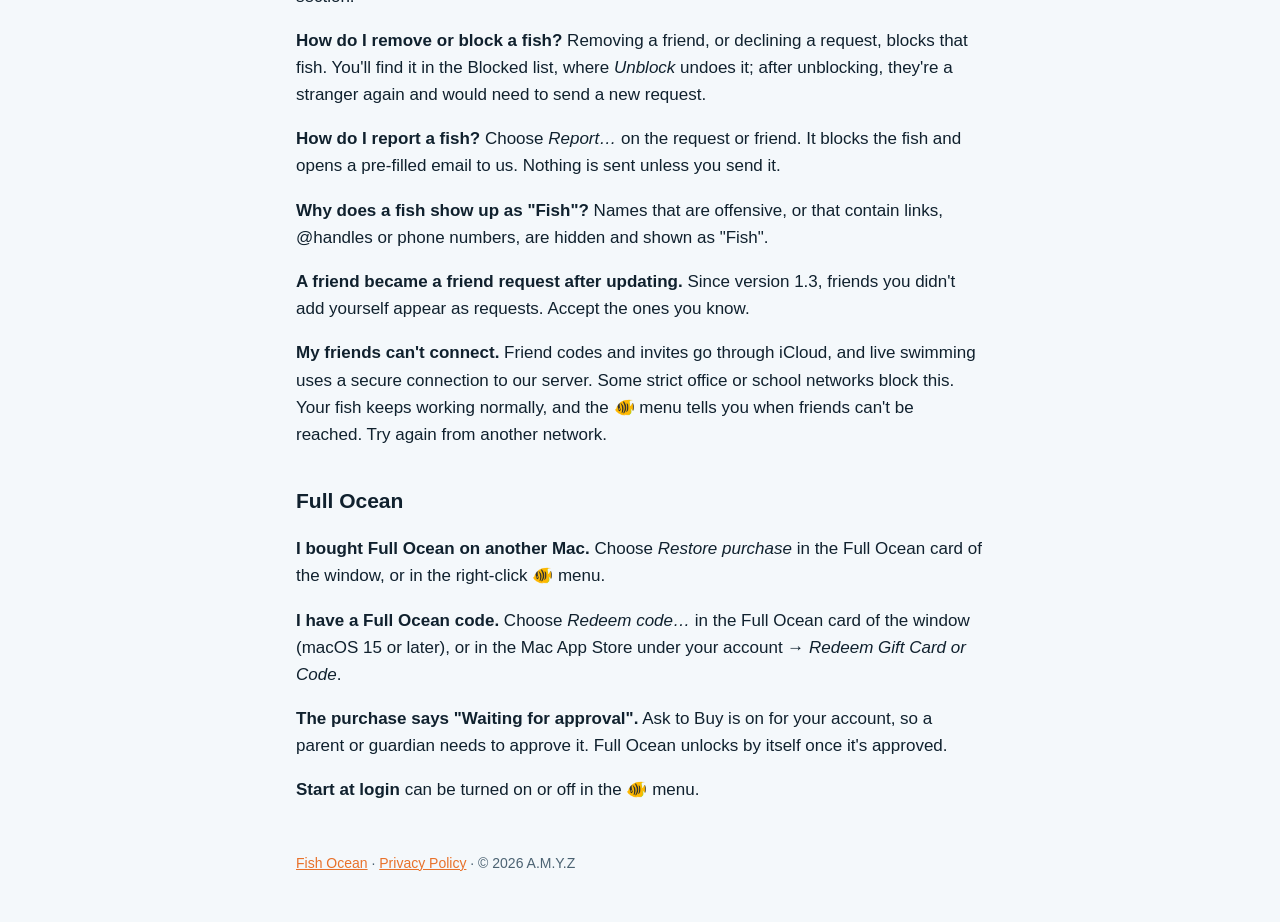
<file: support.html>
<!doctype html><html lang="en"><head><meta charset="utf-8"><meta name="viewport" content="width=device-width,initial-scale=1">
<title>Fish Ocean: Support</title>
<link rel="stylesheet" href="style.css"><link rel="icon" href="icon.png"></head><body><main>
<header><img src="icon.png" alt=""><div><h1>Fish Ocean</h1><p class="sub">A living reef on your Mac or Windows desktop</p></div></header>
<div class="card"><strong>Need help?</strong> Email <a href="mailto:amyzdevelopment@gmail.com">amyzdevelopment@gmail.com</a>, or choose <em>Send Feedback…</em> in the 🐠 menu. We usually answer within two days.</div>

<h2>Frequently asked</h2>

<p><strong>I use Windows. Where is the app?</strong> Fish Ocean lives behind your desktop icons. Its menu is the fish icon near the clock on the taskbar (if you don't see it, click the ^ arrow there). Choose <em>Send Feedback</em> in that menu to reach us. The answers below are written for the Mac; most of them apply to Windows too. <a href="aquarium-wallpaper-windows.html">Fish Ocean for Windows</a>.</p>

<p><strong>Where is the app?</strong> Fish Ocean lives behind your windows. Click the 🐠 icon in the menu bar at the top of the screen to open its window; right-click 🐠 for the menu. Opening Fish Ocean again from Launchpad or Finder also opens the window.</p>

<p><strong>Will it slow my Mac down?</strong> It's built to be light. It lowers its frame rate on battery and stops drawing when windows cover your desktop, when a full-screen app is in front, or when the screen sleeps. (While a friend's fish is visiting, it keeps swimming at a low frame rate so it doesn't freeze on your friend's screen.) The window shows its live CPU and memory use.</p>

<p><strong>What's free, and what does Full Ocean add?</strong> Free: your fish's home reef, from rosy dawn to glowing blue night. Full Ocean, a one-time purchase with no subscription, sets your fish free: it travels through nine habitats, eats plankton and slowly grows over about six months, rests in its anemone, and meets schools of blue tangs.</p>

<p><strong>What is the "Set … free" window?</strong> If you're on the free version, your fish may show you what Full Ocean adds. It asks at most three times, and you can tick <em>Don't ask again</em>.</p>

<p><strong>Does it follow my sunrise and sunset?</strong> Yes. Day and night follow the real sunrise and sunset for your Mac's time zone, all year, so sunsets come earlier in winter. It's worked out on your Mac from the time zone alone; Fish Ocean doesn't use your location. (Very long or very short days are kept between 6 and 18 hours.)</p>

<p><strong>How does my fish grow?</strong> With Full Ocean, your fish eats plankton and grows a little every day, reaching full size over about six months. Fish that had already grown before version 1.3 keep their size.</p>

<p><strong>Is my fish saved?</strong> Yes. Its size, age and journal are kept on your Mac, even after restarting.</p>

<h2>Friends</h2>

<p><strong>How do I swim with a friend?</strong> Both of you need to be signed in to iCloud. Click 🐠 → <em>Friends</em> to find your friend code, or use <em>Share Fish Ocean…</em> / <em>Copy invite</em>, which include your code. Your friend chooses <em>Add Friend…</em> (in the Friends section or the right-click 🐠 menu) and enters it, and you accept their friend request. Once you've accepted each other, a friend with Full Ocean can invite your fish to swim with theirs, live on both desktops; the other friend doesn't need Full Ocean.</p>

<p><strong>Who can swim with my fish?</strong> Only friends you've accepted: they can invite your fish, and in a group a friend's friends can swim along too. Turn off <em>Allow visits</em> and no one can.</p>

<p><strong>Someone I don't know added my code.</strong> You'll get a friend request, and their fish can't visit until you accept. Choose <em>Accept</em>, <em>Decline</em> or <em>Report…</em> in the 🐠 menu or in the Friends section.</p>

<p><strong>How do I remove or block a fish?</strong> Removing a friend, or declining a request, blocks that fish. You'll find it in the Blocked list, where <em>Unblock</em> undoes it; after unblocking, they're a stranger again and would need to send a new request.</p>

<p><strong>How do I report a fish?</strong> Choose <em>Report…</em> on the request or friend. It blocks the fish and opens a pre-filled email to us. Nothing is sent unless you send it.</p>

<p><strong>Why does a fish show up as "Fish"?</strong> Names that are offensive, or that contain links, @handles or phone numbers, are hidden and shown as "Fish".</p>

<p><strong>A friend became a friend request after updating.</strong> Since version 1.3, friends you didn't add yourself appear as requests. Accept the ones you know.</p>

<p><strong>My friends can't connect.</strong> Friend codes and invites go through iCloud, and live swimming uses a secure connection to our server. Some strict office or school networks block this. Your fish keeps working normally, and the 🐠 menu tells you when friends can't be reached. Try again from another network.</p>

<h2>Full Ocean</h2>

<p><strong>I bought Full Ocean on another Mac.</strong> Choose <em>Restore purchase</em> in the Full Ocean card of the window, or in the right-click 🐠 menu.</p>

<p><strong>I have a Full Ocean code.</strong> Choose <em>Redeem code…</em> in the Full Ocean card of the window (macOS 15 or later), or in the Mac App Store under your account → <em>Redeem Gift Card or Code</em>.</p>

<p><strong>The purchase says "Waiting for approval".</strong> Ask to Buy is on for your account, so a parent or guardian needs to approve it. Full Ocean unlocks by itself once it's approved.</p>

<p><strong>Start at login</strong> can be turned on or off in the 🐠 menu.</p>

<footer><a href="index.html">Fish Ocean</a> · <a href="privacy.html">Privacy Policy</a> · © 2026 A.M.Y.Z</footer>
</main></body></html>
</file>
<file: style.css>
:root{--bg:#f4f8fb;--fg:#10212e;--muted:#4b6272;--accent:#e8712a;--card:#fff}
@media (prefers-color-scheme:dark){:root{--bg:#07131c;--fg:#e6f0f6;--muted:#9bb3c2;--card:#0e2230}}
*{box-sizing:border-box}body{margin:0;background:var(--bg);color:var(--fg);font:17px/1.6 -apple-system,BlinkMacSystemFont,"Helvetica Neue",sans-serif}
main{max-width:720px;margin:0 auto;padding:48px 16px}
header{display:flex;gap:16px;align-items:center;margin-bottom:32px}header img{width:72px;height:72px}
h1{margin:0;font-size:30px}h2{margin-top:36px;font-size:21px}.sub{color:var(--muted);margin:0}
a{color:var(--accent)}.card{background:var(--card);border-radius:14px;padding:20px 24px;margin:16px 0}
footer{margin-top:48px;color:var(--muted);font-size:14px}
</file>
